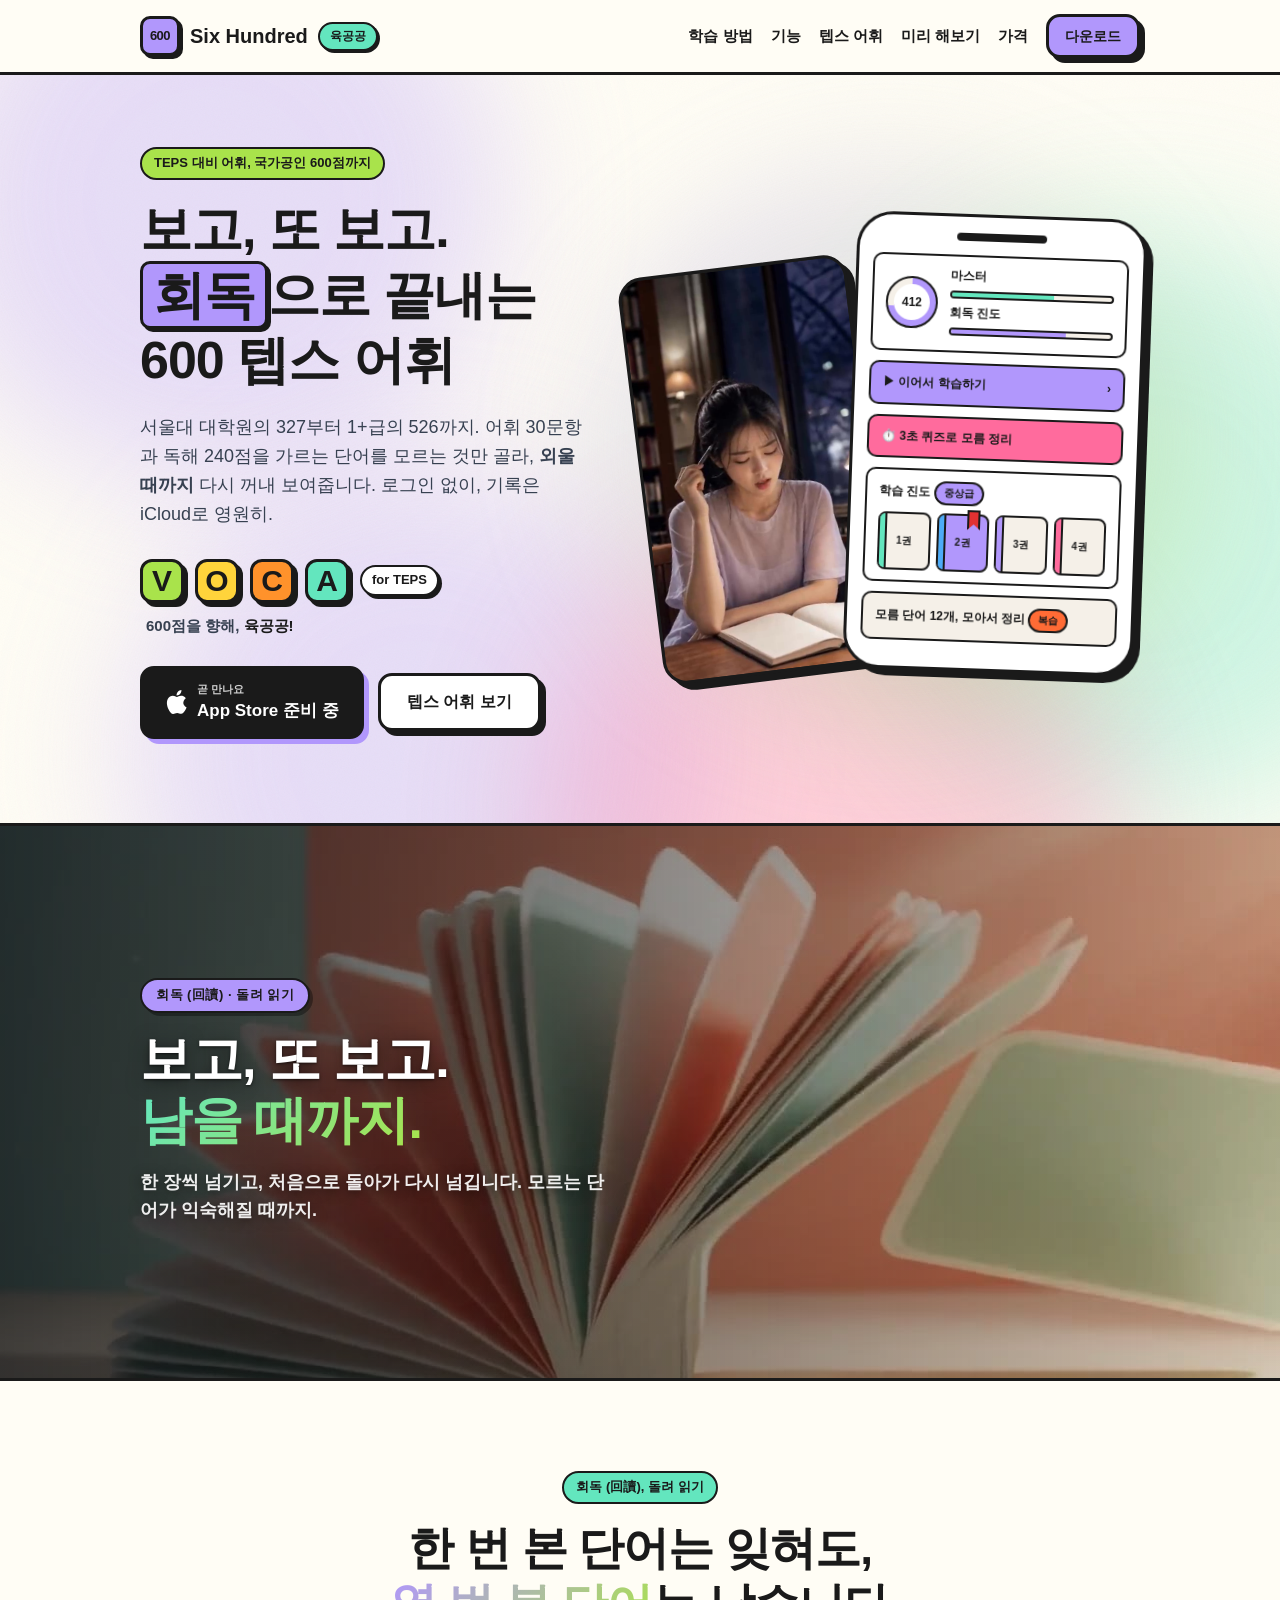
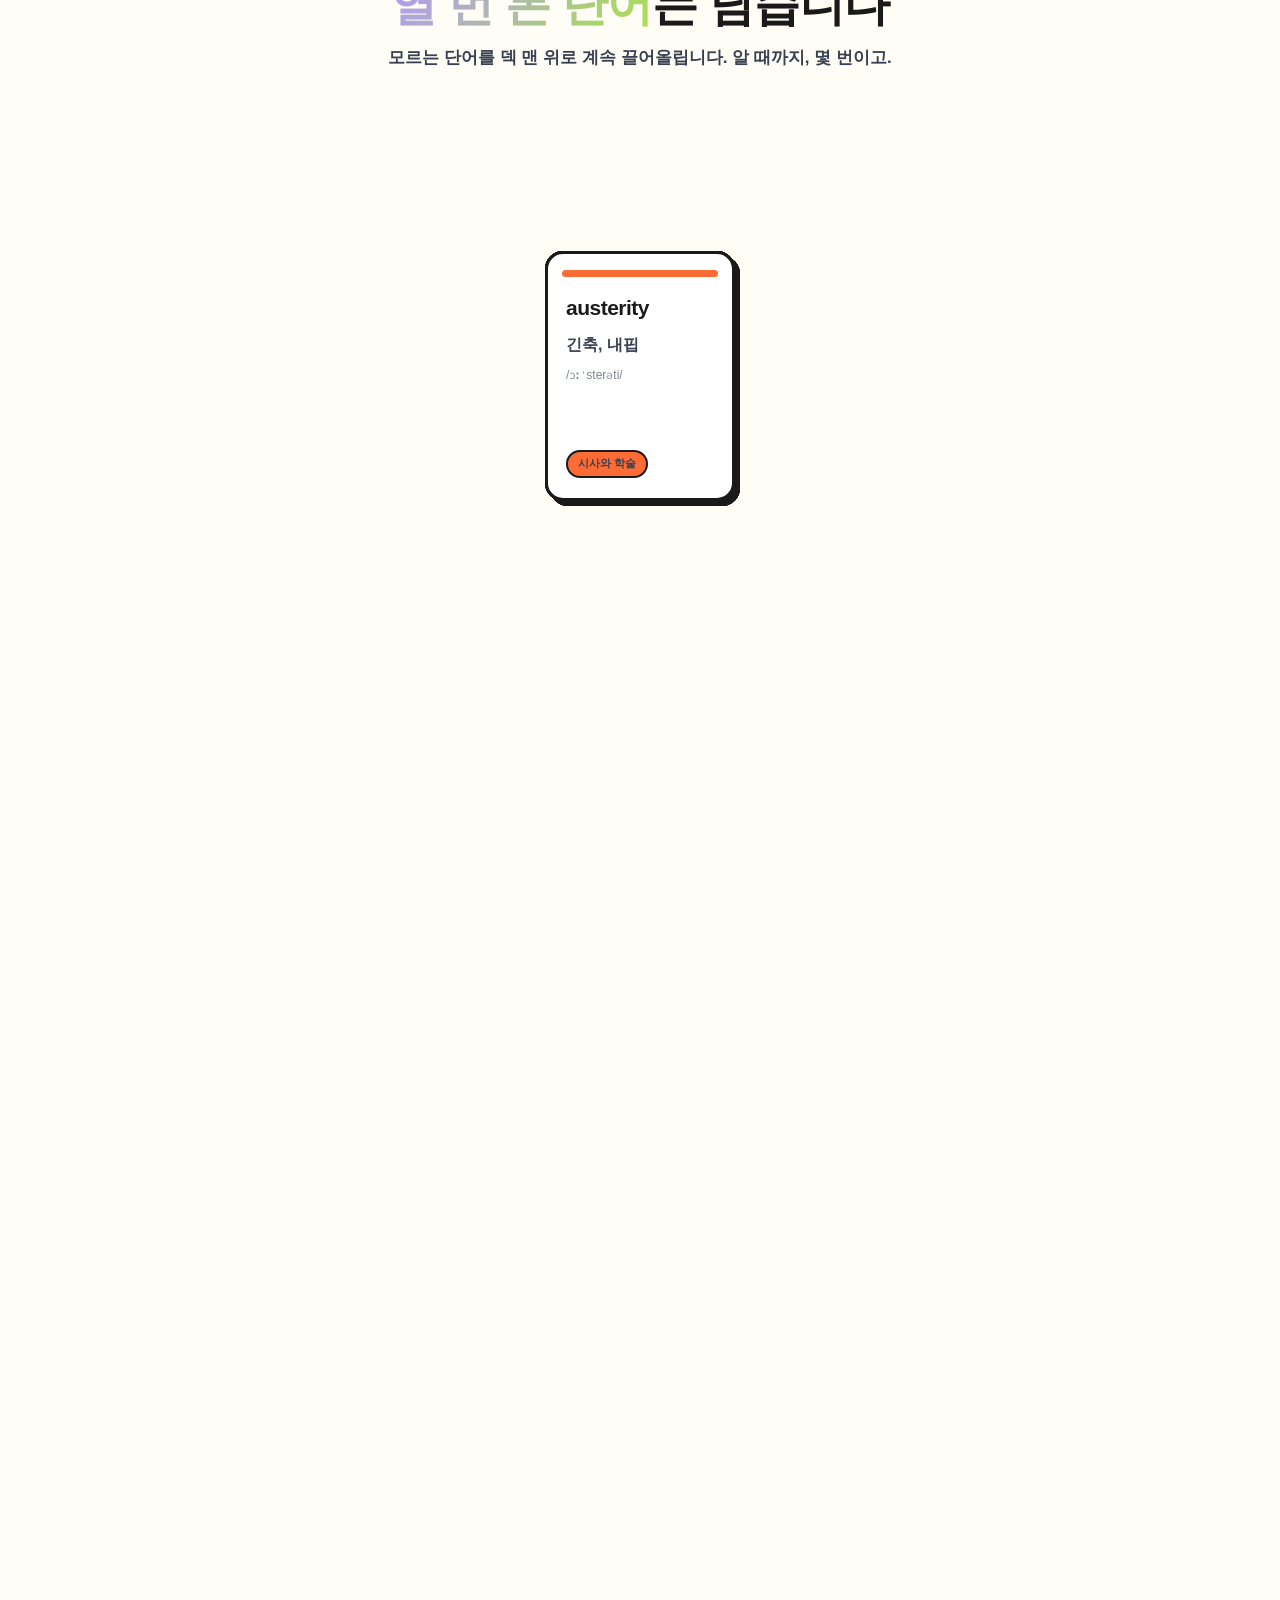
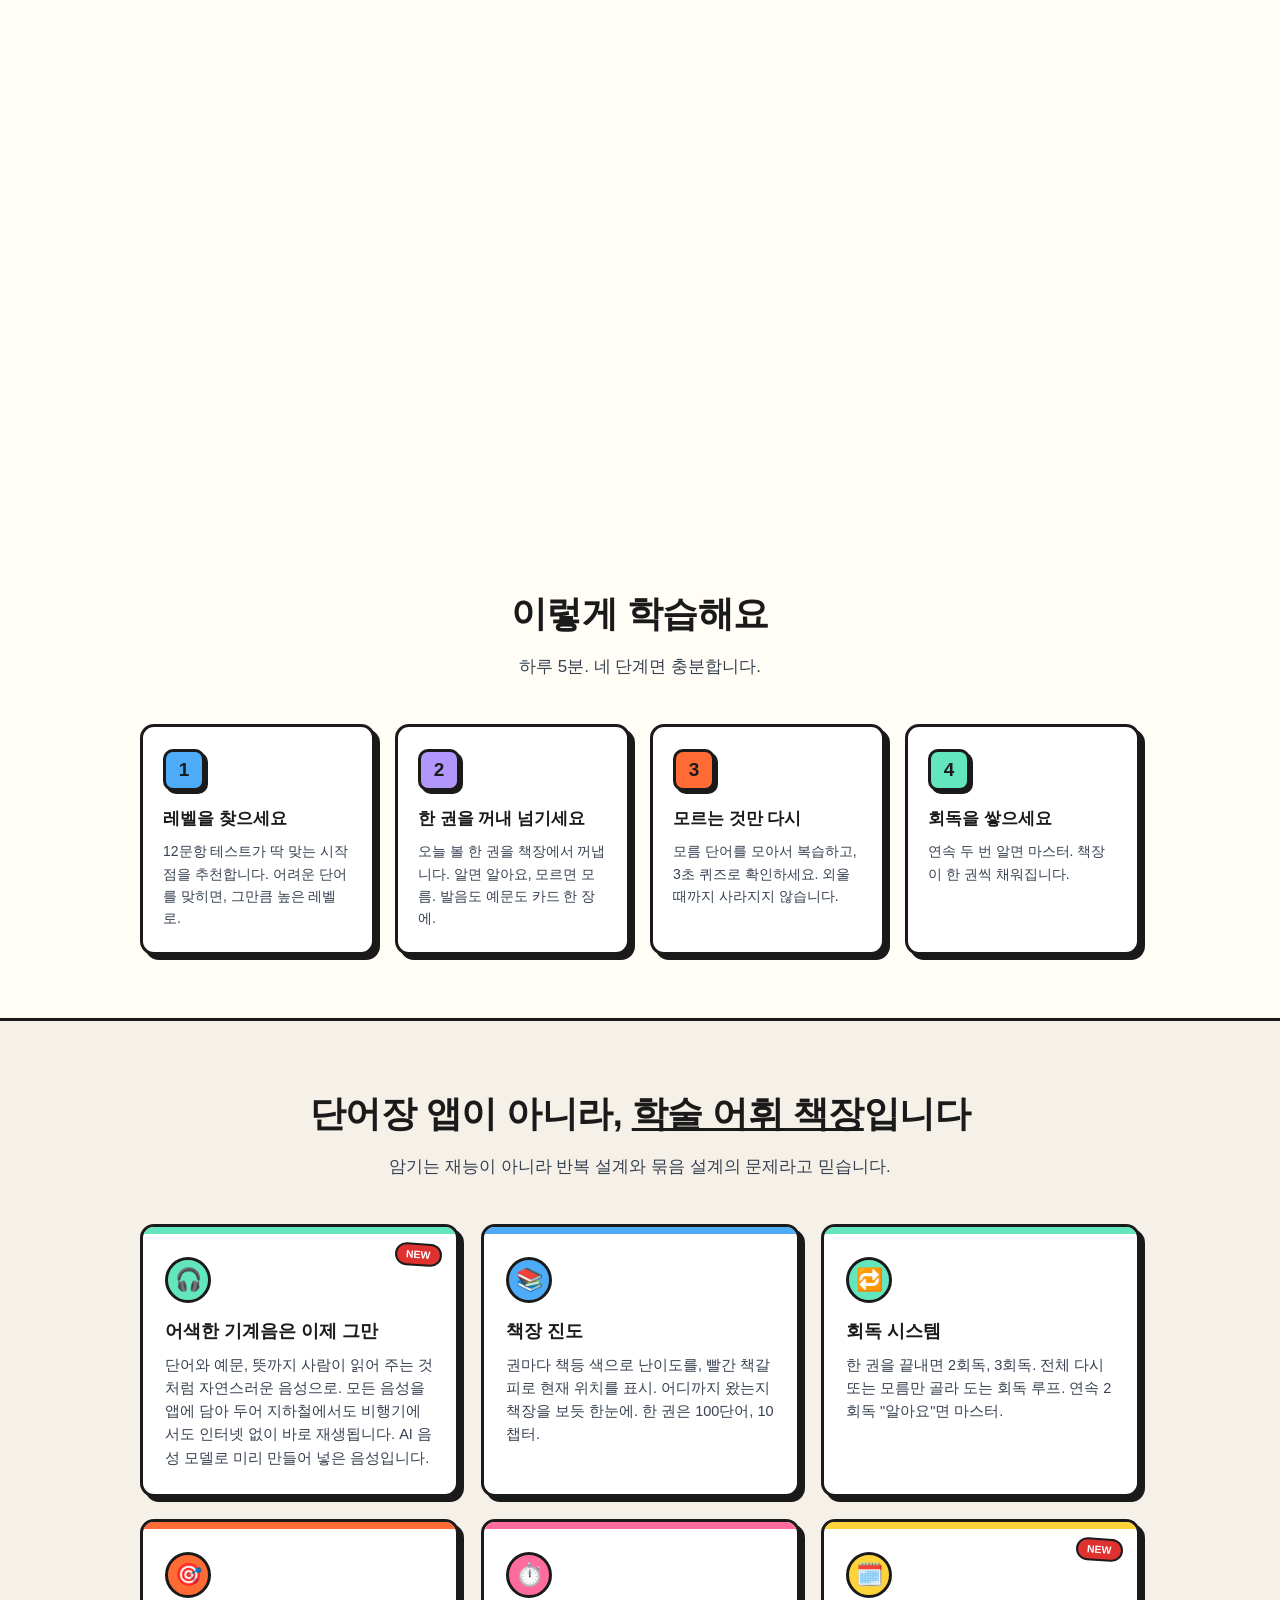
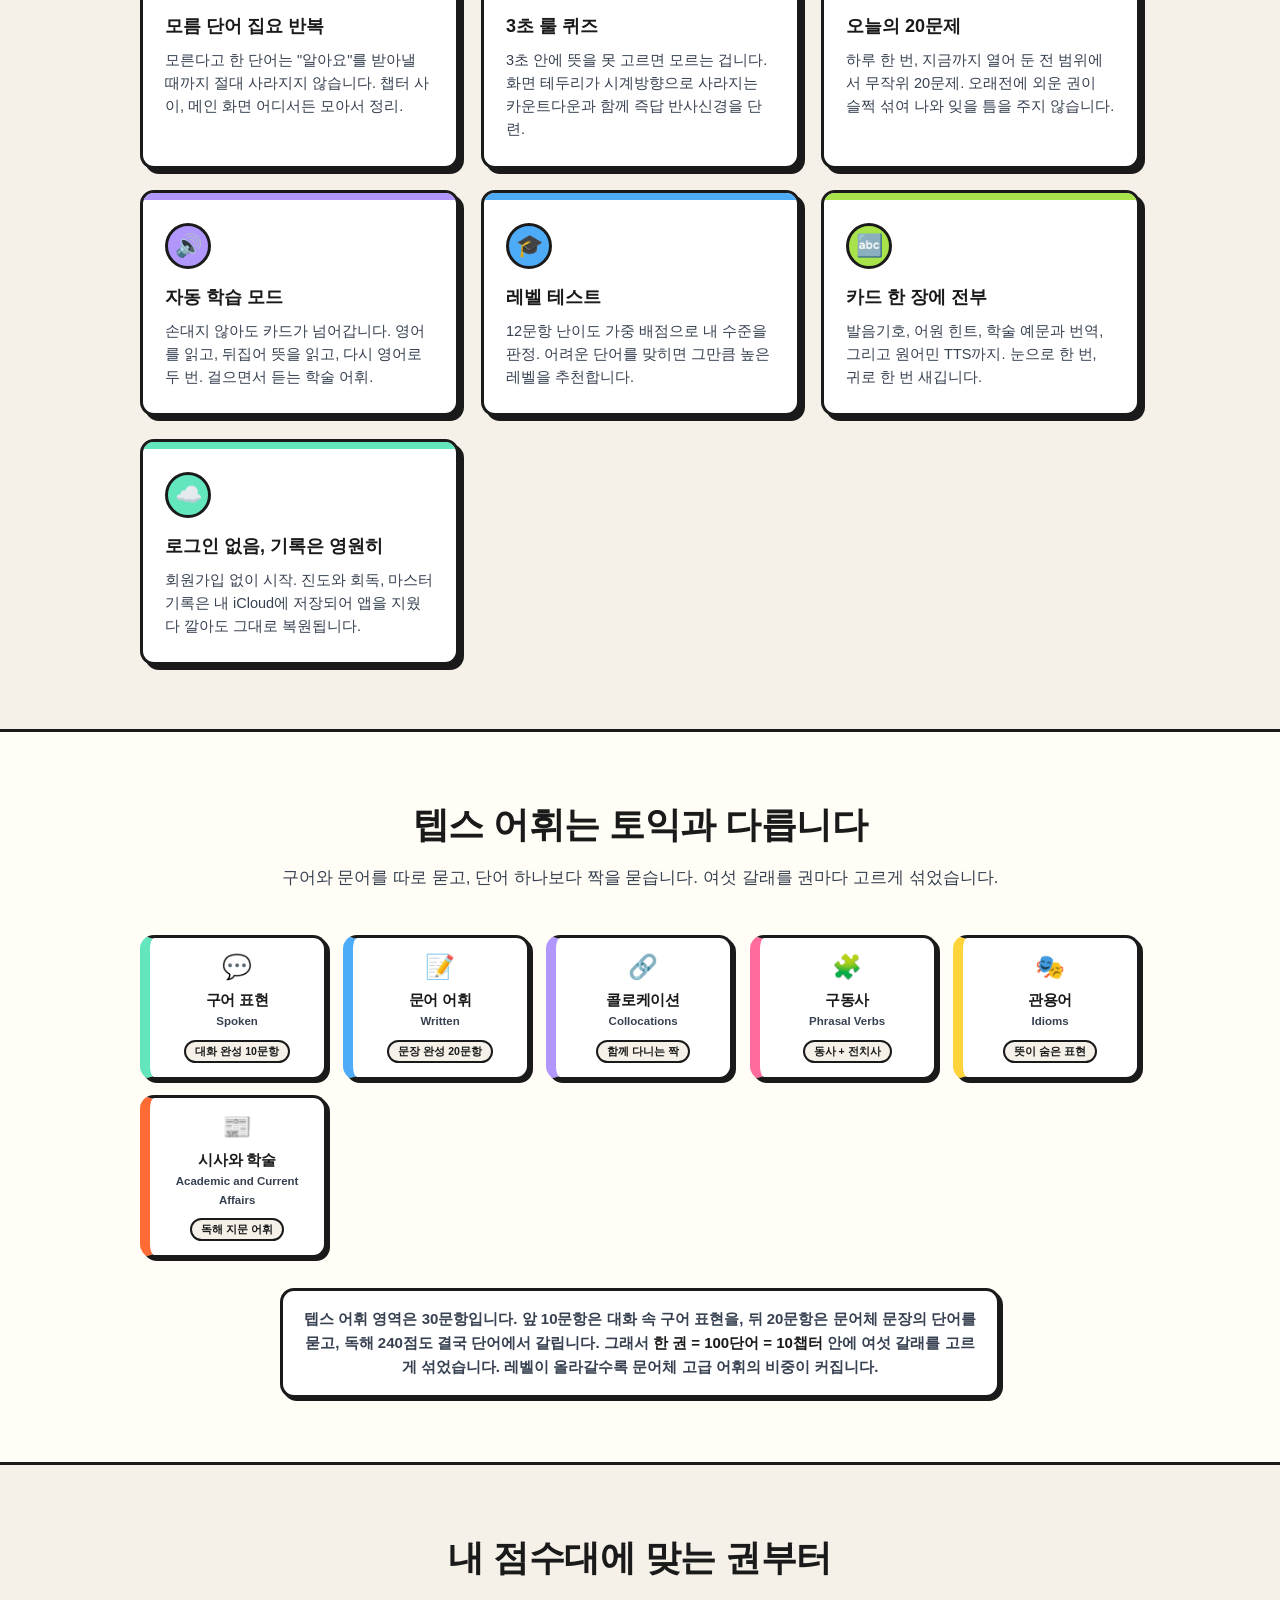
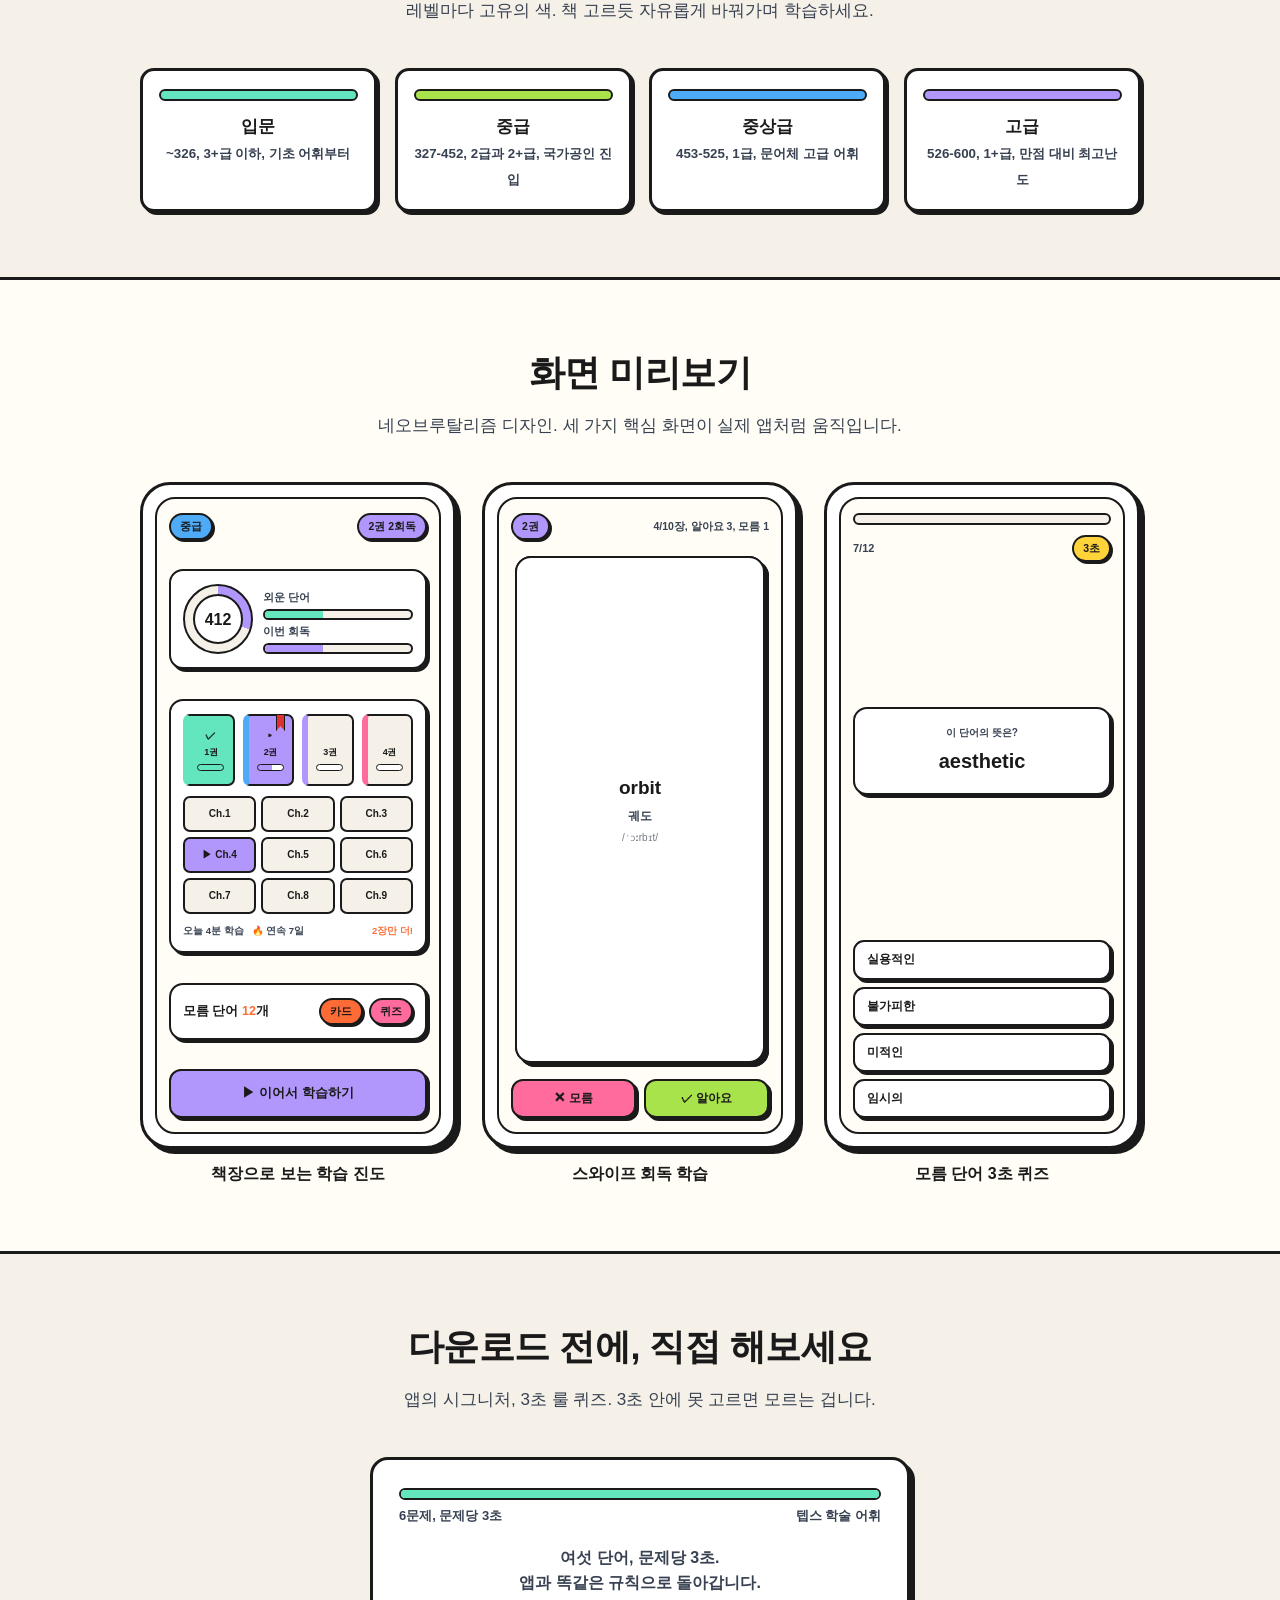
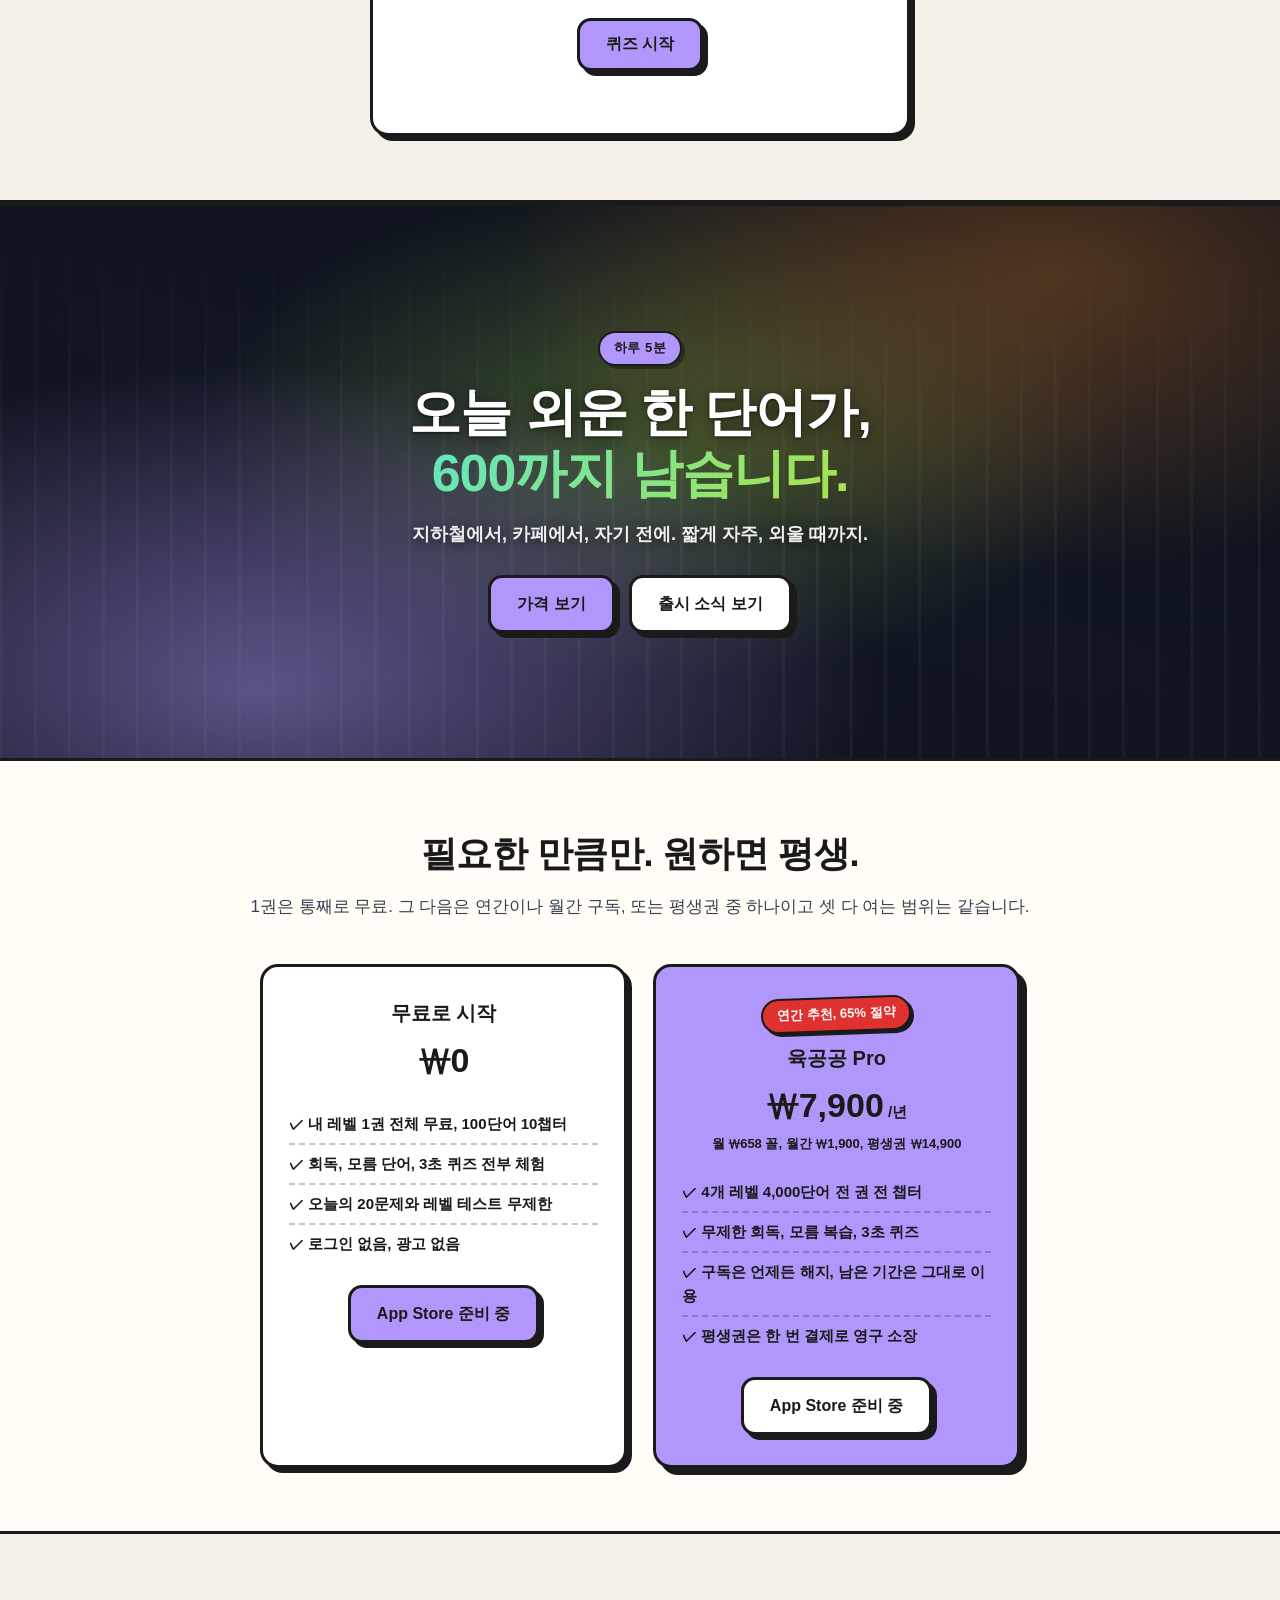
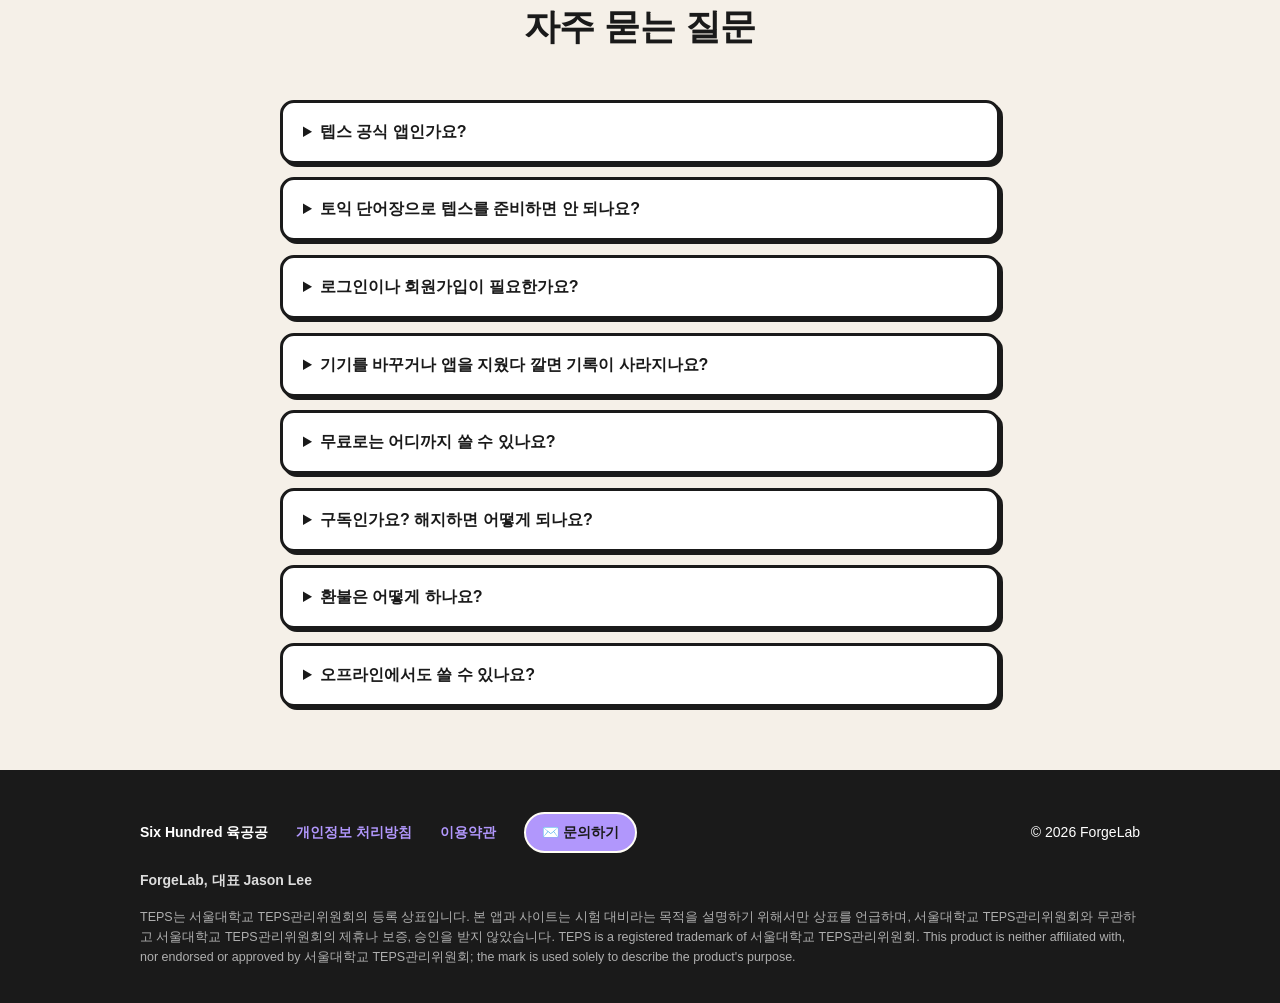
<file: docs/index.html>
<!DOCTYPE html>
<html lang="ko">
<head>
<meta charset="UTF-8" />
<meta name="viewport" content="width=device-width, initial-scale=1.0" />
<title>Six Hundred 육공공, 회독으로 끝내는 600 텝스 어휘</title>
<meta name="description" content="Six Hundred(육공공)은 텝스(TEPS) 시험 대비 어휘 앱입니다. 만점 600, 국가공인 2급의 327부터 1+급의 526까지. 모르는 단어만 외울 때까지 다시 꺼내 보여주는 회독 학습. 로그인 없이, 기록은 iCloud로. 단어와 예문은 앱에 담긴 자연스러운 음성으로 인터넷 없이 들려줍니다." />
<meta property="og:title" content="Six Hundred 육공공, 회독으로 끝내는 600 텝스 어휘" />
<meta property="og:description" content="텝스(TEPS) 시험 대비 어휘 앱. 만점 600, 모르는 단어만 외울 때까지 회독. 로그인 없이, 기록은 iCloud로. 단어와 예문은 앱에 담긴 자연스러운 음성으로 인터넷 없이 들려줍니다." />
<meta property="og:type" content="website" />
<meta property="og:url" content="https://jsonpassion.github.io/T600/" />
<link rel="canonical" href="https://jsonpassion.github.io/T600/" />
<link rel="icon" href="data:image/svg+xml,%3Csvg xmlns='http://www.w3.org/2000/svg' viewBox='0 0 64 64'%3E%3Crect x='4' y='4' width='56' height='56' rx='12' fill='%234DABF7' stroke='%231A1A1A' stroke-width='5'/%3E%3Ctext x='32' y='42' font-family='-apple-system,sans-serif' font-size='24' font-weight='900' text-anchor='middle' fill='%231A1A1A'%3E120%3C/text%3E%3C/svg%3E" />
<link rel="stylesheet" href="styles.css" />
</head>
<body>
<script>document.documentElement.classList.add('js');</script>

<!-- Soft drifting aurora + grain (atmosphere behind everything) -->
<div class="aurora" aria-hidden="true">
  <span class="blob b-blue"></span>
  <span class="blob b-mint"></span>
  <span class="blob b-lav"></span>
  <span class="blob b-pink"></span>
</div>
<div class="grain" aria-hidden="true"></div>

<!-- ======================= NAV ======================= -->
<nav class="nav">
  <div class="nav-inner">
    <a class="logo" href="#">
      <span class="logo-block">600</span> Six Hundred <span class="logo-kr">육공공</span>
    </a>
    <div class="nav-links">
      <a href="#how">학습 방법</a>
      <a href="#features">기능</a>
      <a href="#topics">텝스 어휘</a>
      <a href="#demo">미리 해보기</a>
      <a href="#pricing">가격</a>
      <a class="nb-btn nav-cta" href="#download">다운로드</a>
    </div>
  </div>
</nav>

<!-- ======================= HERO ======================= -->
<header class="hero wrap" id="download">
  <div data-reveal="up">
    <span class="nb-tag" style="background: var(--lime); margin-bottom: 18px;">TEPS 대비 어휘, 국가공인 600점까지</span>
    <h1>보고, 또 보고.<br /><span class="hl">회독</span>으로 끝내는<br />600 텝스 어휘</h1>
    <p class="sub">
      서울대 대학원의 327부터 1+급의 526까지. 어휘 30문항과 독해 240점을 가르는 단어를
      모르는 것만 골라, <strong>외울 때까지</strong> 다시 꺼내 보여줍니다.
      로그인 없이, 기록은 iCloud로 영원히.
    </p>
    <div class="kr-brand" aria-label="VOCA for TEPS, 600점을 향해 육공공">
      <span class="kk" style="background: var(--lime);">V</span>
      <span class="kk" style="background: var(--yellow);">O</span>
      <span class="kk" style="background: var(--orange);">C</span>
      <span class="kk" style="background: var(--mint);">A</span>
      <span class="kk-for">for TEPS</span>
      <span class="kr-brand-label">600점을 향해, <strong>육공공!</strong></span>
    </div>
    <div class="hero-ctas">
      <span class="store-badge soon" aria-label="App Store 출시 준비 중">
        <svg width="22" height="26" viewBox="0 0 22 26" fill="currentColor" aria-hidden="true"><path d="M18.3 13.8c0-3 2.5-4.5 2.6-4.6-1.4-2.1-3.6-2.4-4.4-2.4-1.9-.2-3.7 1.1-4.6 1.1-1 0-2.4-1.1-4-1.1-2 0-3.9 1.2-5 3-2.1 3.7-.5 9.1 1.5 12.1 1 1.5 2.2 3.1 3.8 3 1.5-.1 2.1-1 4-1s2.4 1 4 .9c1.7 0 2.7-1.5 3.7-3 1.2-1.7 1.6-3.4 1.7-3.5-.1 0-3.2-1.2-3.3-4.5zM15.2 4.8c.8-1 1.4-2.4 1.2-3.8-1.2.1-2.7.8-3.5 1.8-.8.9-1.5 2.3-1.3 3.7 1.4.1 2.8-.7 3.6-1.7z"/></svg>
        <span><small>곧 만나요</small><span class="big">App Store 준비 중</span></span>
      </span>
      <a class="nb-btn secondary" href="#topics">텝스 어휘 보기</a>
    </div>
  </div>

  <!-- CSS-drawn app preview (출시 스크린샷 교체 전 임시 목업) -->
  <div class="hero-visual" data-reveal="zoom">
  <div class="glow" aria-hidden="true"></div>
  <div class="reel" aria-hidden="false">
    <video autoplay muted loop playsinline preload="metadata" poster="assets/video/onboarding-loop.jpg"
           aria-label="어제 외운 단어가 떠오르지 않아 막막한 순간, 카드로 회독하는 모습, 다시 기억해 내고 미소 짓는 순간을 이어 붙인 영상">
      <source src="assets/video/onboarding-loop.mp4" type="video/mp4" />
    </video>
  </div>
  <div class="phone" aria-hidden="true">
    <div class="notch"></div>
    <div class="mock-row score">
      <div class="mock-ring"><span>412</span></div>
      <div class="mock-bars">
        마스터 <div class="mock-bar"><i style="width:64%; background: var(--mint);"></i></div>
        회독 진도 <div class="mock-bar"><i style="width:72%; background: var(--lavender);"></i></div>
      </div>
    </div>
    <div class="mock-row mock-cta">▶ 이어서 학습하기 <span>›</span></div>
    <div class="mock-row" style="background: var(--pink);">⏱️ 3초 퀴즈로 모름 정리</div>
    <div class="mock-row">
      학습 진도 <span class="mock-chip" style="background: var(--lavender);">중상급</span>
      <div class="mock-books" style="margin-top:8px;">
        <div class="mock-book">1권</div>
        <div class="mock-book reading b2">2권</div>
        <div class="mock-book b3">3권</div>
        <div class="mock-book b4">4권</div>
      </div>
    </div>
    <div class="mock-row" style="background: var(--surface);">모름 단어 12개, 모아서 정리 <span class="mock-chip" style="background: var(--coral);">복습</span></div>
  </div>
  </div>
</header>

<!-- ======================= STATEMENT BAND 1 ======================= -->
<section class="cinema" id="film" aria-label="회독 브랜드 필름">
  <video autoplay muted loop playsinline preload="metadata" poster="assets/video/hero-fan.jpg">
    <source src="assets/video/hero-fan.mp4" type="video/mp4" />
  </video>
  <div class="scrim"></div>
  <div class="cinema-inner">
    <div class="cinema-copy">
      <span class="kicker">회독 (回讀) · 돌려 읽기</span>
      <h2>보고, 또 보고.<br /><span class="film-hl">남을 때까지.</span></h2>
      <p>한 장씩 넘기고, 처음으로 돌아가 다시 넘깁니다. 모르는 단어가 익숙해질 때까지.</p>
    </div>
  </div>
</section>

<!-- ======================= STORY: scroll-linked card fan ======================= -->
<section class="fan" id="story">
  <div class="fan-inner">
    <div class="fan-copy">
      <span class="nb-tag" style="background: var(--mint);">회독 (回讀), 돌려 읽기</span>
      <h2>한 번 본 단어는 잊혀도,<br /><em>열 번 본 단어</em>는 남습니다</h2>
      <p>모르는 단어를 덱 맨 위로 계속 끌어올립니다. 알 때까지, 몇 번이고.</p>
    </div>
    <div class="fan-stage">
      <div class="fan-deck" id="fanDeck">
        <article class="fan-card" style="--a:-26deg; --x:-340px; --y:34px;">
          <div class="fc-strip" style="background: var(--mint);"></div>
          <b>take issue with</b><span>~에 이의를 제기하다</span><i>/teɪk ˈɪʃuː wɪð/</i>
          <span class="fc-badge" style="background: var(--mint);">콜로케이션</span>
        </article>
        <article class="fan-card" style="--a:-15deg; --x:-196px; --y:8px;">
          <div class="fc-strip" style="background: var(--blue);"></div>
          <b>come down with</b><span>(병에) 걸리다</span><i>/kʌm daʊn wɪð/</i>
          <span class="fc-badge" style="background: var(--blue);">구동사</span>
        </article>
        <article class="fan-card" style="--a:-5deg; --x:-66px; --y:-6px;">
          <div class="fc-strip" style="background: var(--lavender);"></div>
          <b>exorbitant</b><span>(가격이) 터무니없는</span><i>/ɪɡˈzɔːrbɪtənt/</i>
          <span class="fc-badge" style="background: var(--lavender);">문어 어휘</span>
        </article>
        <article class="fan-card" style="--a:5deg; --x:66px; --y:-6px;">
          <div class="fc-strip" style="background: var(--pink);"></div>
          <b>on the fence</b><span>결정을 못 내린</span><i>/ɒn ðə fens/</i>
          <span class="fc-badge" style="background: var(--pink);">관용어</span>
        </article>
        <article class="fan-card" style="--a:15deg; --x:196px; --y:8px;">
          <div class="fc-strip" style="background: var(--yellow);"></div>
          <b>hang in there</b><span>버텨, 힘내</span><i>/hæŋ ɪn ðer/</i>
          <span class="fc-badge" style="background: var(--yellow);">구어 표현</span>
        </article>
        <article class="fan-card" style="--a:26deg; --x:340px; --y:34px;">
          <div class="fc-strip" style="background: var(--coral);"></div>
          <b>austerity</b><span>긴축, 내핍</span><i>/ɔːˈsterəti/</i>
          <span class="fc-badge" style="background: var(--coral);">시사와 학술</span>
        </article>
      </div>
    </div>
  </div>
</section>

<!-- ======================= HOW IT WORKS ======================= -->
<section id="how">
  <div class="wrap">
    <div class="sec-head">
      <h2>이렇게 학습해요</h2>
      <p>하루 5분. 네 단계면 충분합니다.</p>
    </div>
    <div class="steps">
      <div class="step">
        <div class="step-num" style="background: var(--blue);">1</div>
        <h3>레벨을 찾으세요</h3>
        <p>12문항 테스트가 딱 맞는 시작점을 추천합니다. 어려운 단어를 맞히면, 그만큼 높은 레벨로.</p>
      </div>
      <div class="step">
        <div class="step-num" style="background: var(--lavender);">2</div>
        <h3>한 권을 꺼내 넘기세요</h3>
        <p>오늘 볼 한 권을 책장에서 꺼냅니다. 알면 알아요, 모르면 모름. 발음도 예문도 카드 한 장에.</p>
      </div>
      <div class="step">
        <div class="step-num" style="background: var(--coral);">3</div>
        <h3>모르는 것만 다시</h3>
        <p>모름 단어를 모아서 복습하고, 3초 퀴즈로 확인하세요. 외울 때까지 사라지지 않습니다.</p>
      </div>
      <div class="step">
        <div class="step-num" style="background: var(--mint);">4</div>
        <h3>회독을 쌓으세요</h3>
        <p>연속 두 번 알면 마스터. 책장이 한 권씩 채워집니다.</p>
      </div>
    </div>
  </div>
</section>

<!-- ======================= FEATURES ======================= -->
<section id="features" class="alt">
  <div class="wrap">
    <div class="sec-head">
      <h2>단어장 앱이 아니라, <u>학술 어휘 책장</u>입니다</h2>
      <p>암기는 재능이 아니라 반복 설계와 묶음 설계의 문제라고 믿습니다.</p>
    </div>
    <div class="grid">
      <div class="feature"><span class="new-flag">NEW</span>
        <div class="strip" style="background: var(--mint);"></div>
        <div class="icon" style="background: var(--mint);">🎧</div>
        <h3>어색한 기계음은 이제 그만</h3>
        <p>단어와 예문, 뜻까지 사람이 읽어 주는 것처럼 자연스러운 음성으로. 모든 음성을 앱에 담아 두어 지하철에서도 비행기에서도 인터넷 없이 바로 재생됩니다. AI 음성 모델로 미리 만들어 넣은 음성입니다.</p>
      </div>
      <div class="feature">
        <div class="strip" style="background: var(--blue);"></div>
        <div class="icon" style="background: var(--blue);">📚</div>
        <h3>책장 진도</h3>
        <p>권마다 책등 색으로 난이도를, 빨간 책갈피로 현재 위치를 표시. 어디까지 왔는지 책장을 보듯 한눈에. 한 권은 100단어, 10챕터.</p>
      </div>
      <div class="feature">
        <div class="strip" style="background: var(--mint);"></div>
        <div class="icon" style="background: var(--mint);">🔁</div>
        <h3>회독 시스템</h3>
        <p>한 권을 끝내면 2회독, 3회독. 전체 다시 또는 모름만 골라 도는 회독 루프. 연속 2회독 "알아요"면 마스터.</p>
      </div>
      <div class="feature">
        <div class="strip" style="background: var(--coral);"></div>
        <div class="icon" style="background: var(--coral);">🎯</div>
        <h3>모름 단어 집요 반복</h3>
        <p>모른다고 한 단어는 "알아요"를 받아낼 때까지 절대 사라지지 않습니다. 챕터 사이, 메인 화면 어디서든 모아서 정리.</p>
      </div>
      <div class="feature">
        <div class="strip" style="background: var(--pink);"></div>
        <div class="icon" style="background: var(--pink);">⏱️</div>
        <h3>3초 룰 퀴즈</h3>
        <p>3초 안에 뜻을 못 고르면 모르는 겁니다. 화면 테두리가 시계방향으로 사라지는 카운트다운과 함께 즉답 반사신경을 단련.</p>
      </div>
      <div class="feature">
        <span class="new-flag">NEW</span>
        <div class="strip" style="background: var(--yellow);"></div>
        <div class="icon" style="background: var(--yellow);">🗓️</div>
        <h3>오늘의 20문제</h3>
        <p>하루 한 번, 지금까지 열어 둔 전 범위에서 무작위 20문제. 오래전에 외운 권이 슬쩍 섞여 나와 잊을 틈을 주지 않습니다.</p>
      </div>
      <div class="feature">
        <div class="strip" style="background: var(--lavender);"></div>
        <div class="icon" style="background: var(--lavender);">🔊</div>
        <h3>자동 학습 모드</h3>
        <p>손대지 않아도 카드가 넘어갑니다. 영어를 읽고, 뒤집어 뜻을 읽고, 다시 영어로 두 번. 걸으면서 듣는 학술 어휘.</p>
      </div>
      <div class="feature">
        <div class="strip" style="background: var(--blue);"></div>
        <div class="icon" style="background: var(--blue);">🎓</div>
        <h3>레벨 테스트</h3>
        <p>12문항 난이도 가중 배점으로 내 수준을 판정. 어려운 단어를 맞히면 그만큼 높은 레벨을 추천합니다.</p>
      </div>
      <div class="feature">
        <div class="strip" style="background: var(--lime);"></div>
        <div class="icon" style="background: var(--lime);">🔤</div>
        <h3>카드 한 장에 전부</h3>
        <p>발음기호, 어원 힌트, 학술 예문과 번역, 그리고 원어민 TTS까지. 눈으로 한 번, 귀로 한 번 새깁니다.</p>
      </div>
      <div class="feature">
        <div class="strip" style="background: var(--mint);"></div>
        <div class="icon" style="background: var(--mint);">☁️</div>
        <h3>로그인 없음, 기록은 영원히</h3>
        <p>회원가입 없이 시작. 진도와 회독, 마스터 기록은 내 iCloud에 저장되어 앱을 지웠다 깔아도 그대로 복원됩니다.</p>
      </div>
    </div>
  </div>
</section>

<!-- ======================= TOPIC SHELF ======================= -->
<section id="topics">
  <div class="wrap">
    <div class="sec-head">
      <h2>텝스 어휘는 토익과 다릅니다</h2>
      <p>구어와 문어를 따로 묻고, 단어 하나보다 짝을 묻습니다. 여섯 갈래를 권마다 고르게 섞었습니다.</p>
    </div>
    <div class="topics">
      <div class="topic" style="border-left-color: var(--mint);">
        <div class="t-icon" aria-hidden="true">💬</div>
        <h4>구어 표현</h4><small>Spoken</small>
        <span class="t-count">대화 완성 10문항</span>
      </div>
      <div class="topic" style="border-left-color: var(--blue);">
        <div class="t-icon" aria-hidden="true">📝</div>
        <h4>문어 어휘</h4><small>Written</small>
        <span class="t-count">문장 완성 20문항</span>
      </div>
      <div class="topic" style="border-left-color: var(--lavender);">
        <div class="t-icon" aria-hidden="true">🔗</div>
        <h4>콜로케이션</h4><small>Collocations</small>
        <span class="t-count">함께 다니는 짝</span>
      </div>
      <div class="topic" style="border-left-color: var(--pink);">
        <div class="t-icon" aria-hidden="true">🧩</div>
        <h4>구동사</h4><small>Phrasal Verbs</small>
        <span class="t-count">동사 + 전치사</span>
      </div>
      <div class="topic" style="border-left-color: var(--yellow);">
        <div class="t-icon" aria-hidden="true">🎭</div>
        <h4>관용어</h4><small>Idioms</small>
        <span class="t-count">뜻이 숨은 표현</span>
      </div>
      <div class="topic" style="border-left-color: var(--coral);">
        <div class="t-icon" aria-hidden="true">📰</div>
        <h4>시사와 학술</h4><small>Academic and Current Affairs</small>
        <span class="t-count">독해 지문 어휘</span>
      </div>
    </div>
    <p class="topics-note">
      텝스 어휘 영역은 30문항입니다. 앞 10문항은 대화 속 구어 표현을, 뒤 20문항은 문어체 문장의 단어를 묻고,
      독해 240점도 결국 단어에서 갈립니다. 그래서 <strong>한 권 = 100단어 = 10챕터</strong> 안에 여섯 갈래를 고르게 섞었습니다.
      레벨이 올라갈수록 문어체 고급 어휘의 비중이 커집니다.
    </p>
  </div>
</section>

<!-- ======================= LEVELS ======================= -->
<section id="levels" class="alt">
  <div class="wrap">
    <div class="sec-head">
      <h2>내 점수대에 맞는 권부터</h2>
      <p>레벨마다 고유의 색. 책 고르듯 자유롭게 바꿔가며 학습하세요.</p>
    </div>
    <div class="levels">
      <div class="level">
        <div class="chip" style="background: var(--mint);"></div>
        <h4>입문</h4><small>~326, 3+급 이하, 기초 어휘부터</small>
      </div>
      <div class="level">
        <div class="chip" style="background: var(--lime);"></div>
        <h4>중급</h4><small>327-452, 2급과 2+급, 국가공인 진입</small>
      </div>
      <div class="level">
        <div class="chip" style="background: var(--blue);"></div>
        <h4>중상급</h4><small>453-525, 1급, 문어체 고급 어휘</small>
      </div>
      <div class="level">
        <div class="chip" style="background: var(--lavender);"></div>
        <h4>고급</h4><small>526-600, 1+급, 만점 대비 최고난도</small>
      </div>
    </div>
  </div>
</section>

<!-- ======================= SCREENSHOTS ======================= -->
<section id="screens">
  <div class="wrap">
    <div class="sec-head">
      <h2>화면 미리보기</h2>
      <p>네오브루탈리즘 디자인. 세 가지 핵심 화면이 실제 앱처럼 움직입니다.</p>
    </div>
    <div class="shots">
      <div>
        <div class="shot-frame">
          <div class="shot-anim sa-dash" aria-label="대시보드 애니메이션 미리보기">
            <div class="sa-top">
              <span class="sa-pill" style="background: var(--blue);">중급</span>
              <span class="sa-pill" style="background: var(--lavender);">2권 2회독</span>
            </div>
            <div class="sa-card">
              <div class="sa-ring"><i></i><span>412</span></div>
              <div class="sa-bars">
                <small>외운 단어</small>
                <div class="sa-bar"><i class="sa-fill-mint"></i></div>
                <small>이번 회독</small>
                <div class="sa-bar"><i class="sa-fill-blue"></i></div>
              </div>
            </div>
            <div class="sa-card">
              <div class="sa-shelf">
                <div class="sa-book sa-done" style="border-left-color: var(--mint);"><i>✓</i><span>1권</span></div>
                <div class="sa-book sa-reading" style="border-left-color: var(--blue);"><b></b><i>▸</i><span>2권</span></div>
                <div class="sa-book" style="border-left-color: var(--lavender);"><i></i><span>3권</span></div>
                <div class="sa-book" style="border-left-color: var(--pink);"><i></i><span>4권</span></div>
              </div>
              <div class="sa-grid">
                <span class="sa-cell sa-c1">Ch.1</span>
                <span class="sa-cell sa-c2">Ch.2</span>
                <span class="sa-cell sa-c3">Ch.3</span>
                <span class="sa-cell sa-cur">▶ Ch.4</span>
                <span class="sa-cell">Ch.5</span>
                <span class="sa-cell">Ch.6</span>
                <span class="sa-cell">Ch.7</span>
                <span class="sa-cell">Ch.8</span>
                <span class="sa-cell">Ch.9</span>
              </div>
              <div class="sa-stats">오늘 4분 학습<b>🔥 연속 7일</b><em>2장만 더!</em></div>
            </div>
            <div class="sa-card sa-weak">
              <span>모름 단어 <b>12</b>개</span>
              <span class="sa-pill" style="background: var(--coral);">카드</span>
              <span class="sa-pill" style="background: var(--pink);">퀴즈</span>
            </div>
            <div class="sa-cta">▶ 이어서 학습하기</div>
          </div>
        </div>
        <p class="shot-cap">책장으로 보는 학습 진도</p>
      </div>
      <div>
        <div class="shot-frame">
          <div class="shot-anim" aria-label="단어 카드 스와이프 애니메이션 미리보기">
            <div class="sa-top">
              <span class="sa-pill" style="background: var(--lavender);">2권</span>
              <span class="sa-count">4/10장, 알아요 3, 모름 1</span>
            </div>
            <div class="sa-stage">
              <div class="sa-word sa-back"></div>
              <div class="sa-word sa-cardB"><h4>eclipse</h4><p>일식, 월식</p><em>/ɪˈklɪps/</em><div class="sa-tint sa-tint-coral">✕ 모름</div></div>
              <div class="sa-word sa-cardA"><h4>orbit</h4><p>궤도</p><em>/ˈɔːrbɪt/</em><div class="sa-tint sa-tint-mint">✓ 알아요</div></div>
            </div>
            <div class="sa-btns">
              <span class="sa-btn sa-no">✕ 모름</span>
              <span class="sa-btn sa-ok">✓ 알아요</span>
            </div>
          </div>
        </div>
        <p class="shot-cap">스와이프 회독 학습</p>
      </div>
      <div>
        <div class="shot-frame">
          <div class="shot-anim" aria-label="3초 퀴즈 애니메이션 미리보기">
            <div class="sa-qbar"><i></i></div>
            <div class="sa-qmeta"><span>7/12</span><span class="sa-pill" style="background: var(--yellow);">3초</span></div>
            <div class="sa-qword"><small>이 단어의 뜻은?</small><h4>aesthetic</h4></div>
            <div class="sa-opts">
              <span class="sa-opt">실용적인</span>
              <span class="sa-opt">불가피한</span>
              <span class="sa-opt sa-correct">미적인<b>✓</b></span>
              <span class="sa-opt">임시의</span>
            </div>
          </div>
        </div>
        <p class="shot-cap">모름 단어 3초 퀴즈</p>
      </div>
    </div>
  </div>
</section>

<!-- ======================= LIVE DEMO (3초 퀴즈 맛보기) ======================= -->
<section id="demo" class="alt">
  <div class="wrap">
    <div class="sec-head">
      <h2>다운로드 전에, 직접 해보세요</h2>
      <p>앱의 시그니처, 3초 룰 퀴즈. 3초 안에 못 고르면 모르는 겁니다.</p>
    </div>
    <div class="demo-card">
      <div class="demo-timer" id="demoTimer"><i id="demoTimerFill"></i></div>
      <div class="demo-meta"><span id="demoCount">6문제, 문제당 3초</span><span id="demoTag">텝스 학술 어휘</span></div>
      <div id="demoStage" class="demo-center">
        <p style="color: var(--body); font-weight: 700; margin: 18px 0 22px;">여섯 단어, 문제당 3초.<br />앱과 똑같은 규칙으로 돌아갑니다.</p>
        <button class="nb-btn" id="demoStart">퀴즈 시작</button>
      </div>
      <p class="demo-note" id="demoNote"></p>
    </div>
  </div>
</section>

<!-- ======================= STATEMENT BAND 2 ======================= -->
<section class="cinema center" id="closing" aria-label="지금 시작">
  <div class="cinema-art art-b" aria-hidden="true"></div>
  <div class="scrim"></div>
  <div class="cinema-inner">
    <div class="cinema-copy">
      <span class="kicker">하루 5분</span>
      <h2>오늘 외운 한 단어가,<br /><span class="film-hl">600까지 남습니다.</span></h2>
      <p>지하철에서, 카페에서, 자기 전에. 짧게 자주, 외울 때까지.</p>
      <div class="cinema-ctas">
        <a class="nb-btn" href="#pricing">가격 보기</a>
        <a class="nb-btn secondary" href="#download">출시 소식 보기</a>
      </div>
    </div>
  </div>
</section>

<!-- ======================= PRICING ======================= -->
<section id="pricing">
  <div class="wrap">
    <div class="sec-head">
      <h2>필요한 만큼만. 원하면 평생.</h2>
      <p>1권은 통째로 무료. 그 다음은 연간이나 월간 구독, 또는 평생권 중 하나이고 셋 다 여는 범위는 같습니다.</p>
    </div>
    <div class="pricing">
      <div class="price-card">
        <h3>무료로 시작</h3>
        <div class="price">₩0</div>
        <ul>
          <li>내 레벨 1권 전체 무료, 100단어 10챕터</li>
          <li>회독, 모름 단어, 3초 퀴즈 전부 체험</li>
          <li>오늘의 20문제와 레벨 테스트 무제한</li>
          <li>로그인 없음, 광고 없음</li>
        </ul>
        <a class="nb-btn" href="#download" style="margin-top: 22px;">App Store 준비 중</a>
      </div>
      <div class="price-card hot">
        <span class="sale-badge">연간 추천, 65% 절약</span>
        <h3>육공공 Pro</h3>
        <div class="price">₩7,900<span style="font-size:0.45em; font-weight:800;"> /년</span></div>
        <div class="price-note">월 ₩658 꼴, 월간 ₩1,900, 평생권 ₩14,900</div>
        <ul>
          <li>4개 레벨 4,000단어 전 권 전 챕터</li>
          <li>무제한 회독, 모름 복습, 3초 퀴즈</li>
          <li>구독은 언제든 해지, 남은 기간은 그대로 이용</li>
          <li>평생권은 한 번 결제로 영구 소장</li>
        </ul>
        <a class="nb-btn secondary" href="#download" style="margin-top: 22px;">App Store 준비 중</a>
      </div>
    </div>
  </div>
</section>

<!-- ======================= FAQ ======================= -->
<section class="alt">
  <div class="wrap">
    <div class="sec-head"><h2>자주 묻는 질문</h2></div>
    <div class="faq">
      <details>
        <summary>텝스 공식 앱인가요?</summary>
        <p>아니요. 육공공(Six Hundred)은 ForgeLab이 독립적으로 개발한 학습 도구로, 서울대학교 TEPS관리위원회와 아무런 제휴나 보증 관계가 없습니다. TEPS는 서울대학교 TEPS관리위원회의 등록 상표이며, 본 앱은 "시험 대비"라는 목적을 설명하기 위해서만 이름을 언급합니다. 모든 학습 콘텐츠는 자체 제작이며 실제 기출문제를 포함하지 않습니다.</p>
      </details>
      <details>
        <summary>토익 단어장으로 텝스를 준비하면 안 되나요?</summary>
        <p>겹치는 단어도 있지만 묻는 방식이 다릅니다. 텝스는 대화 속 구어 표현과 문어체 문장을 따로 묻고, 단어 하나보다 짝(콜로케이션, 구동사, 관용어)을 자주 묻습니다. 육공공은 그 여섯 갈래를 권마다 섞어 담고, 1급과 1+급 구간은 문어체 고급 어휘 비중을 높였습니다. 한 권은 100단어이고 10단어씩 10챕터로 나뉩니다.</p>
      </details>
      <details>
        <summary>로그인이나 회원가입이 필요한가요?</summary>
        <p>아니요. 계정 없이 바로 시작합니다. 학습 기록은 사용자 본인의 iCloud에 저장되고, 구매는 Apple ID가 처리합니다. 개발자 서버에는 아무것도 저장되지 않습니다.</p>
      </details>
      <details>
        <summary>기기를 바꾸거나 앱을 지웠다 깔면 기록이 사라지나요?</summary>
        <p>사라지지 않습니다. 진도, 회독 수, 마스터 단어, 스트릭이 iCloud로 자동 백업되어 같은 Apple 계정이면 그대로 복원됩니다. 이용권도 "구매 복원" 한 번이면 됩니다.</p>
      </details>
      <details>
        <summary>무료로는 어디까지 쓸 수 있나요?</summary>
        <p>내 레벨의 <strong>1권 전체(10챕터, 100단어)</strong>를 무료로 끝까지 학습할 수 있습니다. 회독, 모름 단어 복습, 3초 퀴즈, 오늘의 20문제, 레벨 테스트까지 모든 기능이 제한 없이 동작합니다. 2권부터는 이용권이 필요하며 연간 ₩7,900, 월간 ₩1,900 구독 또는 평생권 ₩14,900 중 하나를 고르면 됩니다. 여는 범위는 셋 다 같습니다.</p>
      </details>
      <details>
        <summary>구독인가요? 해지하면 어떻게 되나요?</summary>
        <p>연간과 월간은 자동 갱신 구독이고, 평생권은 한 번만 결제합니다. 구독은 iOS 설정에서 Apple 계정, 구독 순서로 들어가 언제든 해지할 수 있고, 해지해도 이미 결제한 기간이 끝날 때까지는 그대로 이용됩니다. 무료 체험은 따로 없지만 1권 100단어를 끝까지 무료로 써 보고 결정하면 됩니다.</p>
      </details>
      <details>
        <summary>환불은 어떻게 하나요?</summary>
        <p>Apple App Store 환불 정책을 따릅니다. <a href="https://reportaproblem.apple.com">reportaproblem.apple.com</a>에서 요청할 수 있습니다.</p>
      </details>
      <details>
        <summary>오프라인에서도 쓸 수 있나요?</summary>
        <p>네. 콘텐츠는 기기에 캐시되므로 한 번 다운로드된 이후에는 오프라인에서도 학습할 수 있습니다.</p>
      </details>
    </div>
  </div>
</section>

<!-- ======================= FOOTER ======================= -->
<footer>
  <div class="wrap">
    <span style="font-weight: 900;">Six Hundred 육공공</span>
    <a href="privacy.html">개인정보 처리방침</a>
    <a href="terms.html">이용약관</a>
    <a class="contact-btn" href="mailto:forgelab.aitech@gmail.com?subject=%5BSix%20Hundred%5D%20%EB%AC%B8%EC%9D%98">✉️ 문의하기</a>
    <span style="margin-left:auto;">© 2026 ForgeLab</span>
    <span class="biz">ForgeLab, 대표 Jason Lee</span>
    <span class="ets">TEPS는 서울대학교 TEPS관리위원회의 등록 상표입니다. 본 앱과 사이트는 시험 대비라는 목적을 설명하기 위해서만 상표를 언급하며, 서울대학교 TEPS관리위원회와 무관하고 서울대학교 TEPS관리위원회의 제휴나 보증, 승인을 받지 않았습니다. TEPS is a registered trademark of 서울대학교 TEPS관리위원회. This product is neither affiliated with, nor endorsed or approved by 서울대학교 TEPS관리위원회; the mark is used solely to describe the product's purpose.</span>
  </div>
</footer>

<script>
/* ---------- Scroll spy: highlight the nav link of the section in view ---------- */
(function () {
  var links = Array.prototype.slice.call(document.querySelectorAll('.nav-links a[href^="#"]'));
  var byId = {};
  links.forEach(function (a) { byId[a.getAttribute('href').slice(1)] = a; });

  var targets = Object.keys(byId)
    .map(function (id) { return document.getElementById(id); })
    .filter(Boolean);

  var observer = new IntersectionObserver(function (entries) {
    entries.forEach(function (entry) {
      if (!entry.isIntersecting) return;
      links.forEach(function (a) { a.classList.remove('active'); });
      var link = byId[entry.target.id];
      if (link) link.classList.add('active');
    });
  }, { rootMargin: '-40% 0px -55% 0px' });

  targets.forEach(function (t) { observer.observe(t); });
})();

/* ---------- Scroll reveals: tag groups, animate them in on enter ---------- */
(function () {
  if (!('IntersectionObserver' in window)) return;

  // Assign reveal variant + stagger index without touching the HTML.
  function tag(sel, variant, perRow) {
    var els = Array.prototype.slice.call(document.querySelectorAll(sel));
    els.forEach(function (el, i) {
      el.classList.add('reveal');
      var v = typeof variant === 'function' ? variant(i) : variant;
      el.classList.add(v);
      el.style.setProperty('--i', perRow ? (i % perRow) : i);
    });
    return els;
  }

  var groups = [].concat(
    tag('.sec-head', 'r-up'),
    tag('.step', 'r-up', 4),
    // features deal in from alternating sides, like a hand of cards
    tag('.feature', function (i) { return i % 2 ? 'r-right' : 'r-left'; }, 3),
    tag('.topic', 'r-up', 5),
    tag('.level', 'r-up', 4),
    tag('.shots > div', 'r-up', 3),
    tag('.price-card', 'r-up', 2),
    tag('.faq details', 'r-up', 1)
  );

  var io = new IntersectionObserver(function (entries) {
    entries.forEach(function (e) {
      if (e.isIntersecting) { e.target.classList.add('in'); io.unobserve(e.target); }
    });
  }, { rootMargin: '0px 0px -12% 0px', threshold: 0.15 });

  groups.forEach(function (el) { io.observe(el); });
})();

/* ---------- Play the film only while it is on screen ---------- */
(function () {
  var vids = Array.prototype.slice.call(document.querySelectorAll('.cinema video, .reel video'));
  if (!vids.length) return;
  var reduce = window.matchMedia('(prefers-reduced-motion: reduce)').matches;
  if (reduce) { vids.forEach(function (v) { v.pause(); v.removeAttribute('autoplay'); }); return; }
  if (!('IntersectionObserver' in window)) return;
  var io = new IntersectionObserver(function (entries) {
    entries.forEach(function (e) {
      var v = e.target;
      if (e.isIntersecting) { var p = v.play(); if (p && p.catch) p.catch(function () {}); }
      else { v.pause(); }
    });
  }, { threshold: 0.2 });
  vids.forEach(function (v) { io.observe(v); });
})();

/* ---------- Signature: scroll-linked card fan ---------- */
(function () {
  var section = document.getElementById('story');
  var deck = document.getElementById('fanDeck');
  if (!section || !deck) return;
  if (window.matchMedia('(prefers-reduced-motion: reduce)').matches) return;

  var ticking = false;
  function update() {
    ticking = false;
    var rect = section.getBoundingClientRect();
    var vh = window.innerHeight;
    // 0 while the sticky stage first pins, 1 as the track scrolls past.
    var travel = rect.height - vh;
    var p = travel > 0 ? (-rect.top) / travel : 0;
    p = Math.max(0, Math.min(1, p));
    // ease so the spread feels like it "settles" open
    var eased = 1 - Math.pow(1 - p, 2);
    deck.style.setProperty('--p', eased.toFixed(4));
  }
  function onScroll() {
    if (!ticking) { ticking = true; requestAnimationFrame(update); }
  }
  window.addEventListener('scroll', onScroll, { passive: true });
  window.addEventListener('resize', onScroll);
  update();
})();

/* ---------- 3초 퀴즈 맛보기 (앱의 WordQuizView와 같은 규칙) ---------- */
(function () {
  var QUESTIONS = [
    { w: 'photosynthesis', o: ['광합성', '퇴적', '은유', '친족'], a: 0 },
    { w: 'momentum',       o: ['균형', '운동량', '밀도', '굴절'], a: 1 },
    { w: 'sediment',       o: ['화석', '대기', '퇴적물', '성운'], a: 2 },
    { w: 'kinship',        o: ['이주', '친족 관계', '계층', '의례'], a: 1 },
    { w: 'aesthetic',      o: ['상징적인', '실용적인', '미적인', '고전적인'], a: 2 },
    { w: 'metaphor',       o: ['은유', '운율', '서사', '풍자'], a: 0 }
  ];
  var LIMIT = 3000, REVEAL = 900;

  var stage = document.getElementById('demoStage');
  var timer = document.getElementById('demoTimer');
  var fill = document.getElementById('demoTimerFill');
  var count = document.getElementById('demoCount');
  var note = document.getElementById('demoNote');
  var idx = 0, score = 0, timers = [];

  document.getElementById('demoStart').addEventListener('click', start);

  function clearTimers() { timers.forEach(clearTimeout); timers = []; }

  function start() {
    idx = 0; score = 0;
    note.textContent = '';
    show();
  }

  function resetBar() {
    timer.classList.remove('warn', 'hot');
    fill.style.transition = 'none';
    fill.style.width = '100%';
    void fill.offsetWidth; /* reflow, restarts the transition */
    fill.style.transition = 'width ' + LIMIT + 'ms linear';
    fill.style.width = '0%';
  }

  function show() {
    clearTimers();
    var q = QUESTIONS[idx];
    count.textContent = (idx + 1) + ' / ' + QUESTIONS.length;
    note.textContent = '';
    stage.classList.remove('demo-center');
    stage.innerHTML = '<div class="demo-word">' + q.w + '</div>' +
      q.o.map(function (opt, i) {
        return '<button class="demo-opt" data-i="' + i + '">' + opt + '</button>';
      }).join('');
    stage.querySelectorAll('.demo-opt').forEach(function (btn) {
      btn.addEventListener('click', function () { answer(parseInt(btn.dataset.i, 10)); });
    });
    resetBar();
    timers.push(setTimeout(function () { timer.classList.add('warn'); }, LIMIT / 3));
    timers.push(setTimeout(function () { timer.classList.add('hot'); }, LIMIT * 2 / 3));
    timers.push(setTimeout(timeUp, LIMIT));
  }

  function freezeBar() {
    var w = getComputedStyle(fill).width;
    fill.style.transition = 'none';
    fill.style.width = w;
  }

  function reveal(picked) {
    clearTimers();
    freezeBar();
    var q = QUESTIONS[idx];
    stage.querySelectorAll('.demo-opt').forEach(function (btn, i) {
      btn.disabled = true;
      if (i === q.a) btn.classList.add('correct');
      else if (i === picked) btn.classList.add('wrong');
    });
  }

  function answer(i) {
    var q = QUESTIONS[idx];
    reveal(i);
    if (i === q.a) { score++; note.textContent = '정답! 앱에서는 "알아요"로 기록됩니다.'; }
    else { note.textContent = '오답. 앱에서는 모름 단어로 남아 다시 만나게 됩니다.'; }
    timers.push(setTimeout(next, REVEAL));
  }

  function timeUp() {
    reveal(-1);
    note.textContent = '⏰ 시간 초과! 3초 안에 못 고르면 모르는 겁니다.';
    timers.push(setTimeout(next, REVEAL + 200));
  }

  function next() {
    idx++;
    if (idx < QUESTIONS.length) { show(); return; }
    finish();
  }

  function finish() {
    clearTimers();
    fill.style.transition = 'none';
    fill.style.width = '100%';
    timer.classList.remove('warn', 'hot');
    count.textContent = '완료';
    stage.classList.add('demo-center');
    var msg = score === QUESTIONS.length
      ? '완벽해요. 고급 레벨에서 기다릴게요.'
      : '틀린 ' + (QUESTIONS.length - score) + '개, 앱에서는 외울 때까지 다시 만납니다.';
    stage.innerHTML =
      '<div class="demo-score">' + score + ' / ' + QUESTIONS.length + '</div>' +
      '<p style="color: var(--body); font-weight: 700; margin-bottom: 20px;">' + msg + '</p>' +
      '<div style="display: flex; gap: 14px; justify-content: center; flex-wrap: wrap;">' +
        '<button class="nb-btn" id="demoRetry">다시 도전</button>' +
        '<a class="nb-btn mint" href="#topics">텝스 어휘 보기</a>' +
      '</div>';
    note.textContent = '';
    document.getElementById('demoRetry').addEventListener('click', start);
  }
})();
</script>

</body>
</html>
</file>
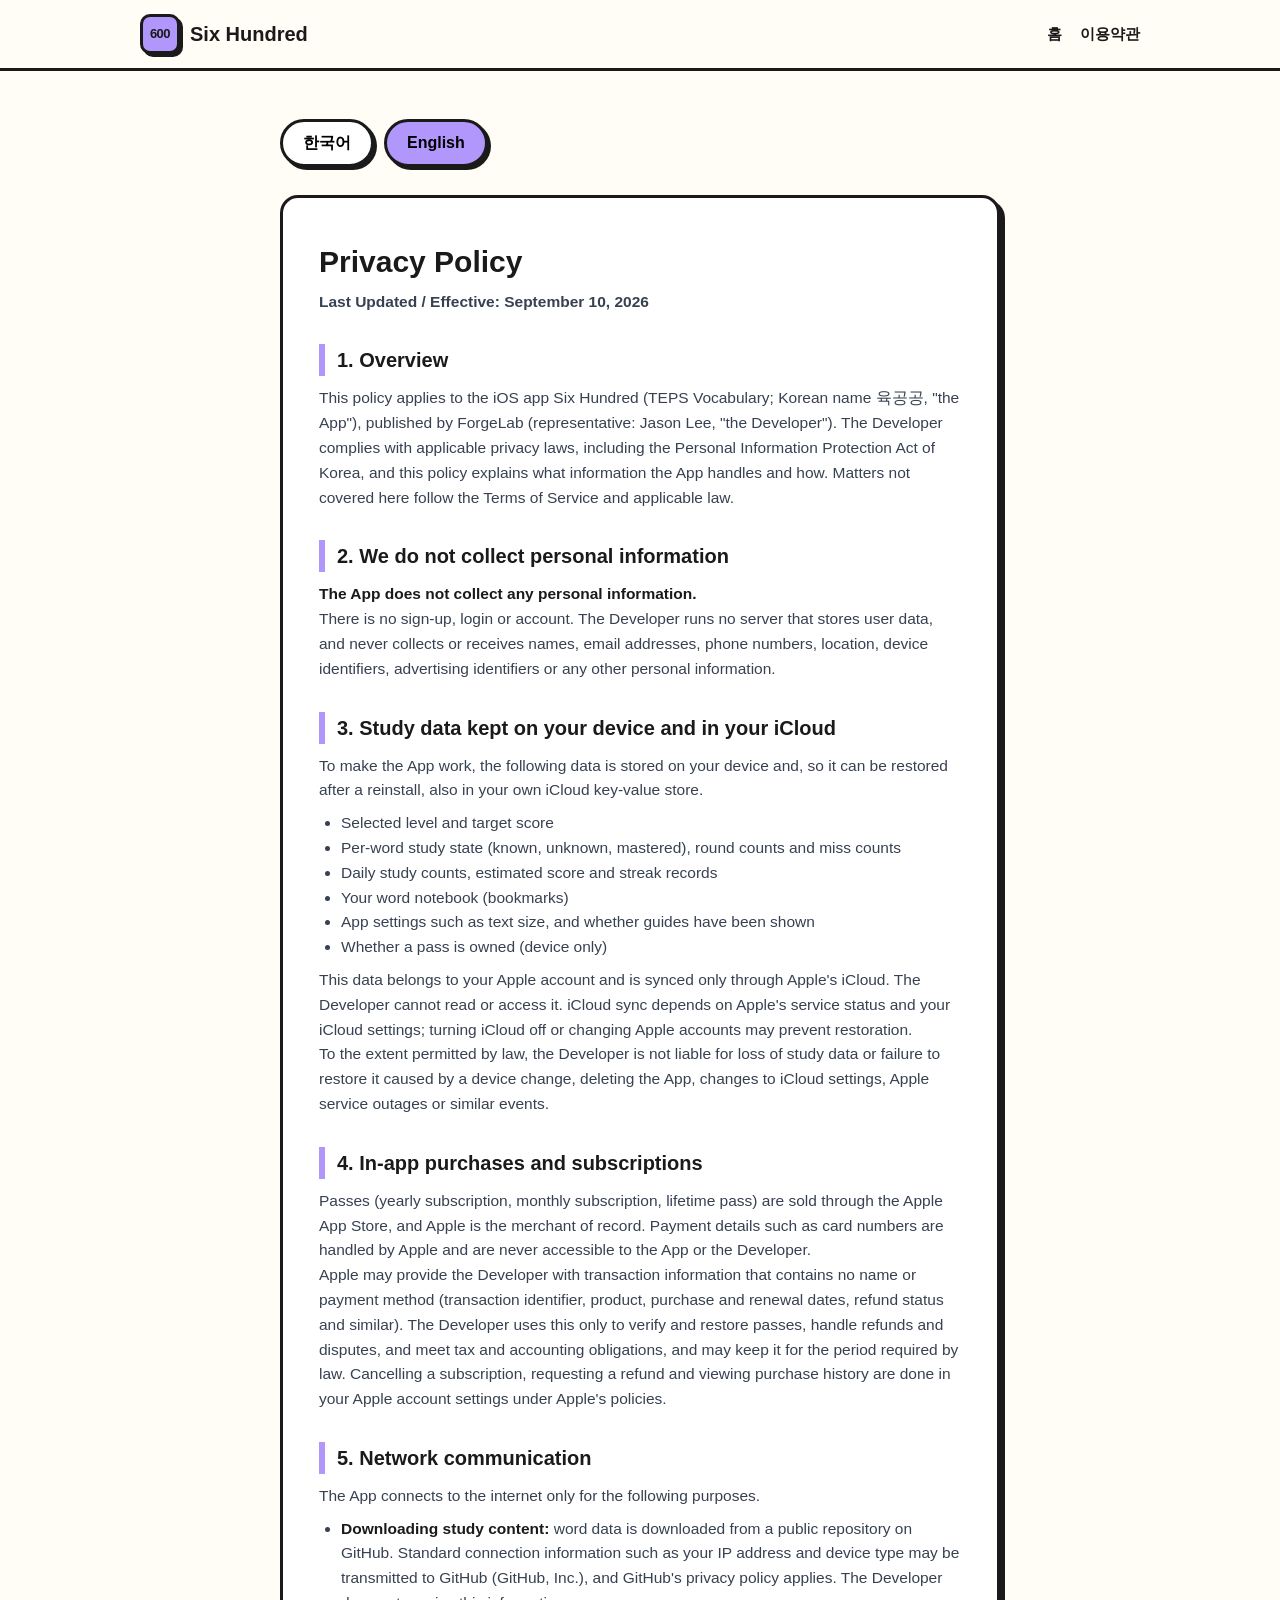
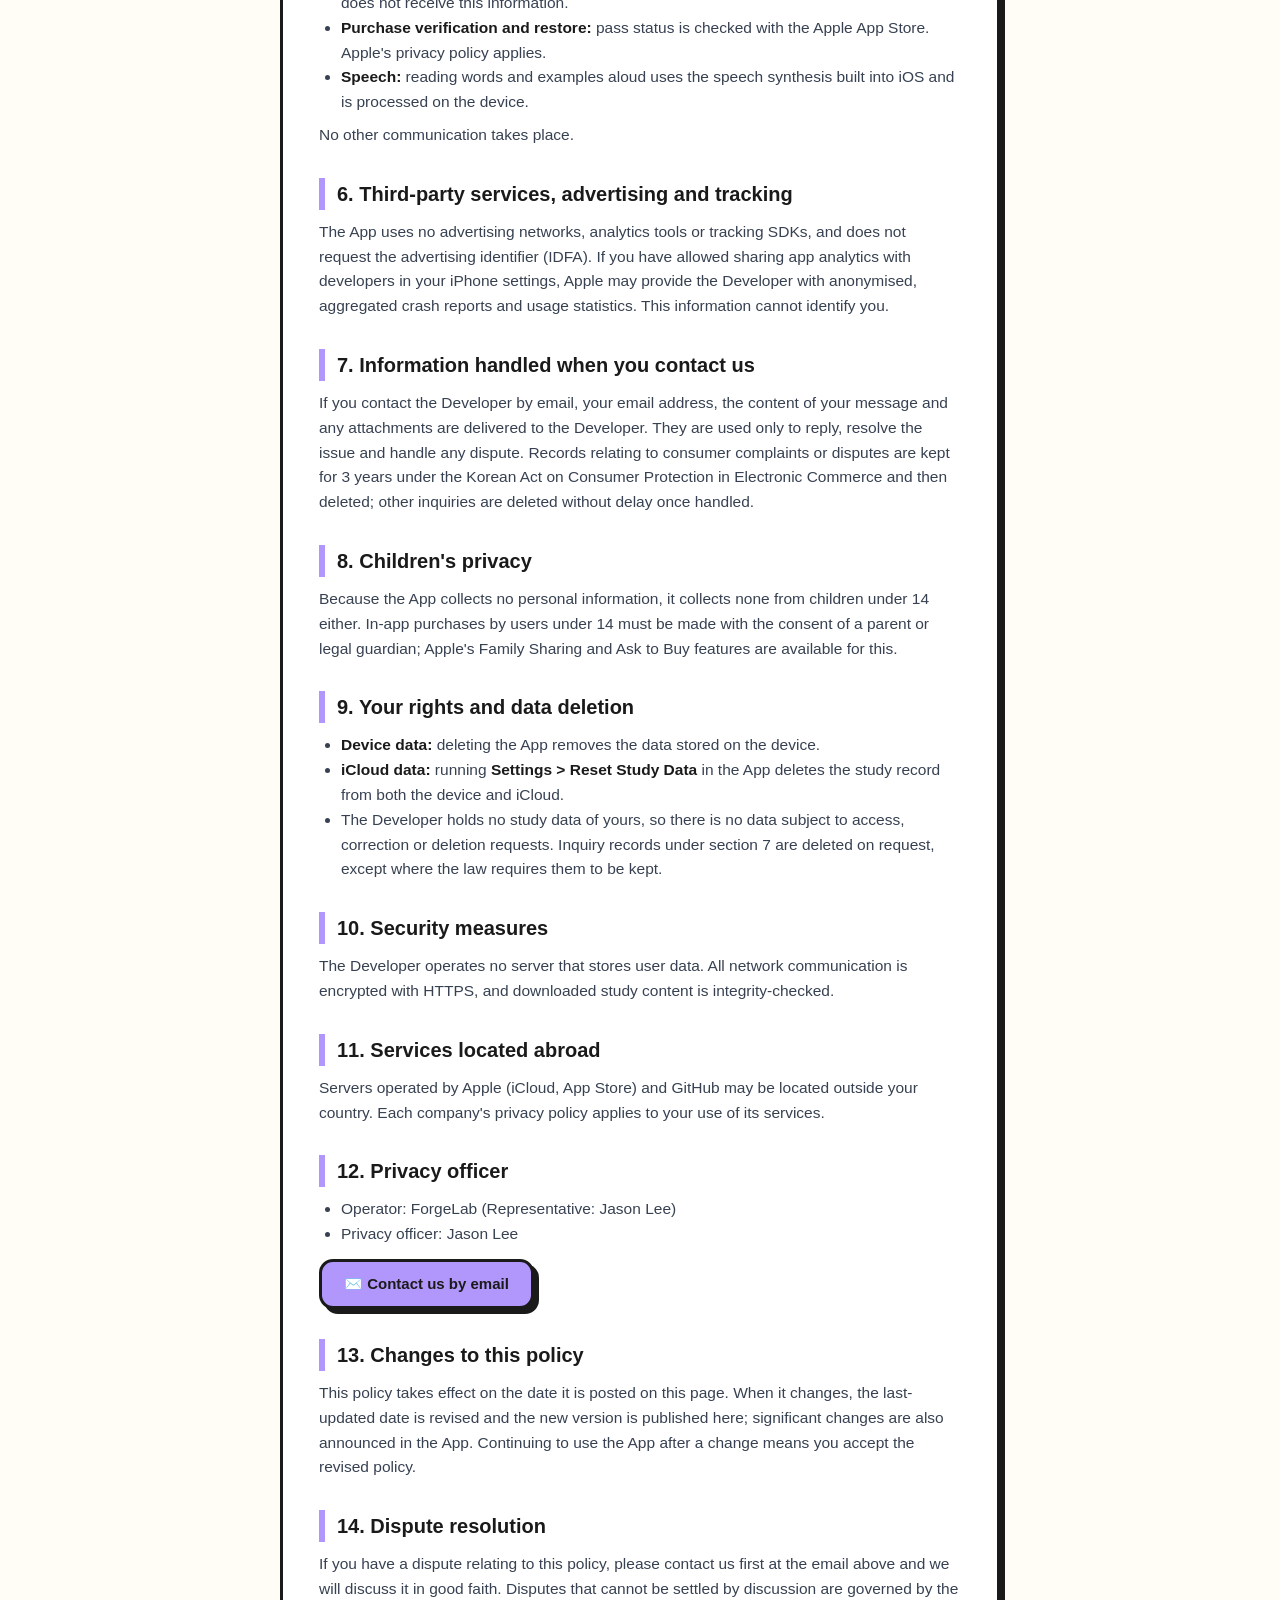
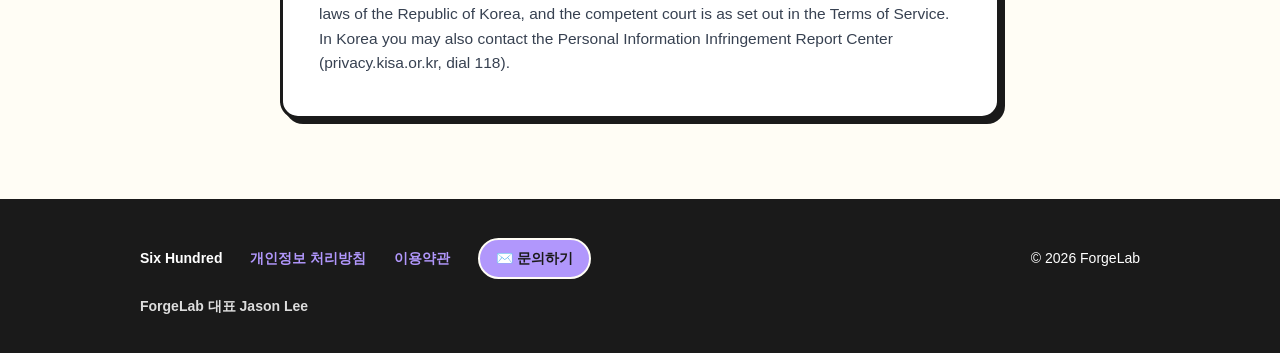
<file: docs/privacy.html>
<!DOCTYPE html>
<html lang="ko">
<head>
<meta charset="UTF-8" />
<meta name="viewport" content="width=device-width, initial-scale=1.0" />
<title>개인정보 처리방침 | 육공공 (Six Hundred) Privacy Policy</title>
<meta name="description" content="육공공(Six Hundred) 개인정보 처리방침: 개인정보를 수집하지 않습니다. Six Hundred Privacy Policy: we collect no personal information." />
<link rel="icon" href="data:image/svg+xml,%3Csvg xmlns='http://www.w3.org/2000/svg' viewBox='0 0 64 64'%3E%3Crect x='4' y='4' width='56' height='56' rx='12' fill='%23FFD43B' stroke='%231A1A1A' stroke-width='5'/%3E%3Ctext x='32' y='42' font-family='-apple-system,sans-serif' font-size='24' font-weight='900' text-anchor='middle' fill='%231A1A1A'%3E120%3C/text%3E%3C/svg%3E" />
<link rel="stylesheet" href="styles.css" />
</head>
<body>

<nav class="nav">
  <div class="nav-inner">
    <a class="logo" href="index.html"><span class="logo-block">600</span> Six Hundred</a>
    <div class="nav-links">
      <a href="index.html">홈</a>
      <a href="terms.html">이용약관</a>
    </div>
  </div>
</nav>

<main class="policy">
  <div class="lang-toggle" role="tablist" aria-label="언어 선택 / Language">
    <button id="btn-ko" class="active" onclick="setLang('ko')">한국어</button>
    <button id="btn-en" onclick="setLang('en')">English</button>
  </div>

  <div class="policy-card">

    <!-- ================= 한국어 ================= -->
    <div class="lang-ko">
      <h1>개인정보 처리방침</h1>
      <p class="date">최종 수정일 및 시행일: 2026년 9월 10일</p>

      <h2>1. 개요</h2>
      <p>이 방침은 ForgeLab(대표 Jason Lee, 이하 "개발자")이 배포하는 iOS 앱 육공공(영문명 Six Hundred, TEPS Vocabulary, 이하 "앱")에 적용됩니다. 개발자는 「개인정보 보호법」 등 관련 법령을 지키며, 이 방침에서 앱이 어떤 정보를 다루고 어떻게 처리하는지 설명합니다. 이 방침에서 정하지 않은 사항은 이용약관과 관련 법령을 따릅니다.</p>

      <h2>2. 개인정보를 수집하지 않습니다</h2>
      <p><strong>앱은 개인정보를 수집하지 않습니다.</strong></p>
      <p>회원가입, 로그인, 계정 생성을 요구하지 않습니다. 개발자는 사용자 데이터를 저장하는 자체 서버를 운영하지 않으며, 이름, 이메일, 전화번호, 위치, 기기 식별자, 광고 식별자 등 어떤 개인정보도 수집하거나 전송받지 않습니다.</p>

      <h2>3. 기기와 iCloud에 저장되는 학습 데이터</h2>
      <p>앱은 학습 기능을 위해 아래 데이터를 사용자의 기기에 저장하고, 재설치 뒤 복원을 위해 사용자 본인의 iCloud(키-값 저장소)에도 함께 저장합니다.</p>
      <ul>
        <li>선택한 레벨과 목표 점수</li>
        <li>단어별 학습 상태(알아요, 모름, 마스터), 회독 수, 틀린 횟수</li>
        <li>날짜별 학습 수와 예상 점수, 연속 학습 기록</li>
        <li>나만의 단어장(북마크)</li>
        <li>글자 크기 등 앱 설정, 안내 표시 여부</li>
        <li>이용권 보유 여부(기기에만 저장)</li>
      </ul>
      <p>이 데이터는 사용자의 Apple 계정에 속하며 Apple의 iCloud를 통해서만 동기화됩니다. 개발자는 이 데이터를 열람하거나 접근할 수 없습니다. iCloud 동기화는 Apple의 서비스 상태와 사용자의 iCloud 설정에 따라 달라지며, iCloud를 끄거나 Apple 계정을 바꾸면 복원되지 않을 수 있습니다.</p>
      <p>개발자는 관련 법령이 허용하는 범위에서, 기기 교체, 앱 삭제, iCloud 설정 변경, Apple 서비스 장애 등으로 생긴 학습 데이터의 손실이나 복원 실패에 대해 책임을 지지 않습니다.</p>

      <h2>4. 앱 내 구입과 구독</h2>
      <p>이용권(연간 구독, 월간 구독, 평생 이용권)은 Apple App Store를 통해 판매되며 결제의 당사자는 Apple입니다. 카드 번호 등 결제 정보는 Apple이 처리하고 앱과 개발자는 접근할 수 없습니다.</p>
      <p>Apple은 개발자에게 이름이나 결제 수단이 포함되지 않은 거래 정보(거래 식별자, 상품, 구입 및 갱신 일시, 환불 여부 등)를 제공할 수 있습니다. 개발자는 이 정보를 이용권 확인과 복원, 환불과 분쟁 대응, 세무와 회계 처리 목적으로만 사용하며 관련 법령이 정한 기간 동안 보관할 수 있습니다. 구독 해지, 환불, 결제 내역 확인은 Apple 계정 설정에서 하며 Apple의 정책을 따릅니다.</p>

      <h2>5. 네트워크 통신</h2>
      <p>앱은 아래 목적으로만 인터넷에 연결합니다.</p>
      <ul>
        <li><strong>학습 콘텐츠 내려받기:</strong> 단어 데이터를 GitHub의 공개 저장소에서 내려받습니다. 이때 IP 주소, 기기 종류 같은 일반적인 접속 정보가 GitHub(GitHub, Inc.)에 전달될 수 있으며 GitHub의 개인정보 처리방침이 적용됩니다. 개발자는 이 정보를 받지 않습니다.</li>
        <li><strong>구입 확인과 복원:</strong> Apple App Store와 이용권 상태를 확인합니다. Apple의 개인정보 처리방침이 적용됩니다.</li>
        <li><strong>음성 읽기:</strong> 단어와 예문 읽어 주기는 iOS에 내장된 음성 합성 기능을 사용하며 기기 안에서 처리됩니다.</li>
      </ul>
      <p>그 밖의 통신은 하지 않습니다.</p>

      <h2>6. 제3자 서비스, 광고, 추적</h2>
      <p>앱은 광고 네트워크, 분석 도구, 추적 SDK를 사용하지 않으며 광고 식별자(IDFA)를 요청하지 않습니다. 사용자가 iPhone 설정에서 Apple에 앱 분석 정보 공유를 허용한 경우, Apple이 익명으로 집계한 충돌 보고와 사용 통계를 개발자에게 제공할 수 있습니다. 이 정보로는 개인을 식별할 수 없습니다.</p>

      <h2>7. 문의 시 처리되는 정보</h2>
      <p>사용자가 이메일로 문의하면 이메일 주소와 문의 내용, 첨부 파일이 개발자에게 전달됩니다. 이 정보는 답변, 문제 해결, 분쟁 대응 목적으로만 사용합니다. 소비자 불만이나 분쟁 처리에 관한 기록은 「전자상거래 등에서의 소비자보호에 관한 법률」에 따라 3년간 보관한 뒤 삭제하며, 그 밖의 문의는 처리가 끝나면 지체 없이 삭제합니다.</p>

      <h2>8. 아동의 개인정보</h2>
      <p>앱은 개인정보를 수집하지 않으므로 만 14세 미만 아동의 개인정보도 수집하지 않습니다. 만 14세 미만 사용자의 앱 내 구입은 법정대리인의 동의 아래 이루어져야 하며, Apple의 가족 공유와 구입 요청 승인 기능을 이용할 수 있습니다.</p>

      <h2>9. 사용자의 권리와 데이터 삭제</h2>
      <ul>
        <li><strong>기기 데이터:</strong> 앱을 삭제하면 기기에 저장된 데이터가 함께 삭제됩니다.</li>
        <li><strong>iCloud 데이터:</strong> 앱의 <strong>설정 &gt; 학습 데이터 초기화</strong>를 실행하면 기기와 iCloud의 학습 기록이 모두 삭제됩니다.</li>
        <li>개발자는 사용자의 학습 데이터를 보유하지 않으므로 열람, 정정, 삭제 요청의 대상이 되는 데이터가 없습니다. 7항의 문의 기록은 요청하시면 법령이 정한 보관 의무가 없는 범위에서 삭제합니다.</li>
      </ul>

      <h2>10. 안전성 확보 조치</h2>
      <p>개발자는 사용자 데이터를 저장하는 서버를 두지 않습니다. 모든 네트워크 통신은 HTTPS로 암호화되며, 내려받은 학습 콘텐츠는 무결성 검증을 거칩니다.</p>

      <h2>11. 국외 서비스 이용</h2>
      <p>Apple(iCloud, App Store)과 GitHub의 서버는 국외에 있을 수 있습니다. 해당 서비스 이용에는 각 회사의 개인정보 처리방침이 적용됩니다.</p>

      <h2>12. 개인정보 보호책임자</h2>
      <ul>
        <li>사업자: ForgeLab (대표 Jason Lee)</li>
        <li>개인정보 보호책임자: Jason Lee</li>
      </ul>
      <p style="margin-top: 12px;"><a class="nb-btn" style="padding: 10px 22px; font-size: 15px;" href="mailto:forgelab.aitech@gmail.com?subject=%5BSix%20Hundred%5D%20%EA%B0%9C%EC%9D%B8%EC%A0%95%EB%B3%B4%20%EB%AC%B8%EC%9D%98">✉️ 이메일로 문의하기</a></p>

      <h2>13. 방침의 변경</h2>
      <p>이 방침은 이 페이지에 게시한 날부터 효력이 생깁니다. 내용이 바뀌면 최종 수정일을 갱신해 이 페이지에 공개하고, 중요한 변경은 앱 안에서도 안내합니다. 변경 뒤에도 앱을 계속 사용하면 변경된 방침에 동의한 것으로 봅니다.</p>

      <h2>14. 분쟁 해결</h2>
      <p>이 방침과 관련한 분쟁은 먼저 위 이메일로 알려 주시면 성실히 협의합니다. 협의로 해결되지 않는 분쟁에는 대한민국 법이 적용되며 관할 법원은 이용약관을 따릅니다. 개인정보 침해에 대한 신고나 상담은 개인정보침해 신고센터(privacy.kisa.or.kr, 국번 없이 118)에서도 받을 수 있습니다.</p>

    </div>

    <!-- ================= English ================= -->
    <div class="lang-en">
      <h1>Privacy Policy</h1>
      <p class="date">Last Updated / Effective: September 10, 2026</p>

      <h2>1. Overview</h2>
      <p>This policy applies to the iOS app Six Hundred (TEPS Vocabulary; Korean name 육공공, "the App"), published by ForgeLab (representative: Jason Lee, "the Developer"). The Developer complies with applicable privacy laws, including the Personal Information Protection Act of Korea, and this policy explains what information the App handles and how. Matters not covered here follow the Terms of Service and applicable law.</p>

      <h2>2. We do not collect personal information</h2>
      <p><strong>The App does not collect any personal information.</strong></p>
      <p>There is no sign-up, login or account. The Developer runs no server that stores user data, and never collects or receives names, email addresses, phone numbers, location, device identifiers, advertising identifiers or any other personal information.</p>

      <h2>3. Study data kept on your device and in your iCloud</h2>
      <p>To make the App work, the following data is stored on your device and, so it can be restored after a reinstall, also in your own iCloud key-value store.</p>
      <ul>
        <li>Selected level and target score</li>
        <li>Per-word study state (known, unknown, mastered), round counts and miss counts</li>
        <li>Daily study counts, estimated score and streak records</li>
        <li>Your word notebook (bookmarks)</li>
        <li>App settings such as text size, and whether guides have been shown</li>
        <li>Whether a pass is owned (device only)</li>
      </ul>
      <p>This data belongs to your Apple account and is synced only through Apple's iCloud. The Developer cannot read or access it. iCloud sync depends on Apple's service status and your iCloud settings; turning iCloud off or changing Apple accounts may prevent restoration.</p>
      <p>To the extent permitted by law, the Developer is not liable for loss of study data or failure to restore it caused by a device change, deleting the App, changes to iCloud settings, Apple service outages or similar events.</p>

      <h2>4. In-app purchases and subscriptions</h2>
      <p>Passes (yearly subscription, monthly subscription, lifetime pass) are sold through the Apple App Store, and Apple is the merchant of record. Payment details such as card numbers are handled by Apple and are never accessible to the App or the Developer.</p>
      <p>Apple may provide the Developer with transaction information that contains no name or payment method (transaction identifier, product, purchase and renewal dates, refund status and similar). The Developer uses this only to verify and restore passes, handle refunds and disputes, and meet tax and accounting obligations, and may keep it for the period required by law. Cancelling a subscription, requesting a refund and viewing purchase history are done in your Apple account settings under Apple's policies.</p>

      <h2>5. Network communication</h2>
      <p>The App connects to the internet only for the following purposes.</p>
      <ul>
        <li><strong>Downloading study content:</strong> word data is downloaded from a public repository on GitHub. Standard connection information such as your IP address and device type may be transmitted to GitHub (GitHub, Inc.), and GitHub's privacy policy applies. The Developer does not receive this information.</li>
        <li><strong>Purchase verification and restore:</strong> pass status is checked with the Apple App Store. Apple's privacy policy applies.</li>
        <li><strong>Speech:</strong> reading words and examples aloud uses the speech synthesis built into iOS and is processed on the device.</li>
      </ul>
      <p>No other communication takes place.</p>

      <h2>6. Third-party services, advertising and tracking</h2>
      <p>The App uses no advertising networks, analytics tools or tracking SDKs, and does not request the advertising identifier (IDFA). If you have allowed sharing app analytics with developers in your iPhone settings, Apple may provide the Developer with anonymised, aggregated crash reports and usage statistics. This information cannot identify you.</p>

      <h2>7. Information handled when you contact us</h2>
      <p>If you contact the Developer by email, your email address, the content of your message and any attachments are delivered to the Developer. They are used only to reply, resolve the issue and handle any dispute. Records relating to consumer complaints or disputes are kept for 3 years under the Korean Act on Consumer Protection in Electronic Commerce and then deleted; other inquiries are deleted without delay once handled.</p>

      <h2>8. Children's privacy</h2>
      <p>Because the App collects no personal information, it collects none from children under 14 either. In-app purchases by users under 14 must be made with the consent of a parent or legal guardian; Apple's Family Sharing and Ask to Buy features are available for this.</p>

      <h2>9. Your rights and data deletion</h2>
      <ul>
        <li><strong>Device data:</strong> deleting the App removes the data stored on the device.</li>
        <li><strong>iCloud data:</strong> running <strong>Settings &gt; Reset Study Data</strong> in the App deletes the study record from both the device and iCloud.</li>
        <li>The Developer holds no study data of yours, so there is no data subject to access, correction or deletion requests. Inquiry records under section 7 are deleted on request, except where the law requires them to be kept.</li>
      </ul>

      <h2>10. Security measures</h2>
      <p>The Developer operates no server that stores user data. All network communication is encrypted with HTTPS, and downloaded study content is integrity-checked.</p>

      <h2>11. Services located abroad</h2>
      <p>Servers operated by Apple (iCloud, App Store) and GitHub may be located outside your country. Each company's privacy policy applies to your use of its services.</p>

      <h2>12. Privacy officer</h2>
      <ul>
        <li>Operator: ForgeLab (Representative: Jason Lee)</li>
        <li>Privacy officer: Jason Lee</li>
      </ul>
      <p style="margin-top: 12px;"><a class="nb-btn" style="padding: 10px 22px; font-size: 15px;" href="mailto:forgelab.aitech@gmail.com?subject=%5BSix%20Hundred%5D%20Privacy%20inquiry">✉️ Contact us by email</a></p>

      <h2>13. Changes to this policy</h2>
      <p>This policy takes effect on the date it is posted on this page. When it changes, the last-updated date is revised and the new version is published here; significant changes are also announced in the App. Continuing to use the App after a change means you accept the revised policy.</p>

      <h2>14. Dispute resolution</h2>
      <p>If you have a dispute relating to this policy, please contact us first at the email above and we will discuss it in good faith. Disputes that cannot be settled by discussion are governed by the laws of the Republic of Korea, and the competent court is as set out in the Terms of Service. In Korea you may also contact the Personal Information Infringement Report Center (privacy.kisa.or.kr, dial 118).</p>

    </div>

  </div>
</main>

<footer>
  <div class="wrap">
    <span style="font-weight: 900;">Six Hundred</span>
    <a href="privacy.html">개인정보 처리방침</a>
    <a href="terms.html">이용약관</a>
    <a class="contact-btn" href="mailto:forgelab.aitech@gmail.com?subject=%5BSix%20Hundred%5D%20%EB%AC%B8%EC%9D%98">✉️ 문의하기</a>
    <span style="margin-left:auto;">© 2026 ForgeLab</span>
    <span class="biz">ForgeLab 대표 Jason Lee</span>
  </div>
</footer>

<script>
function setLang(lang) {
  document.body.classList.toggle('en', lang === 'en');
  document.getElementById('btn-ko').classList.toggle('active', lang === 'ko');
  document.getElementById('btn-en').classList.toggle('active', lang === 'en');
  document.documentElement.lang = lang;
}
// Default to English for non-Korean browsers
if (!navigator.language.startsWith('ko')) setLang('en');
</script>

</body>
</html>
</file>
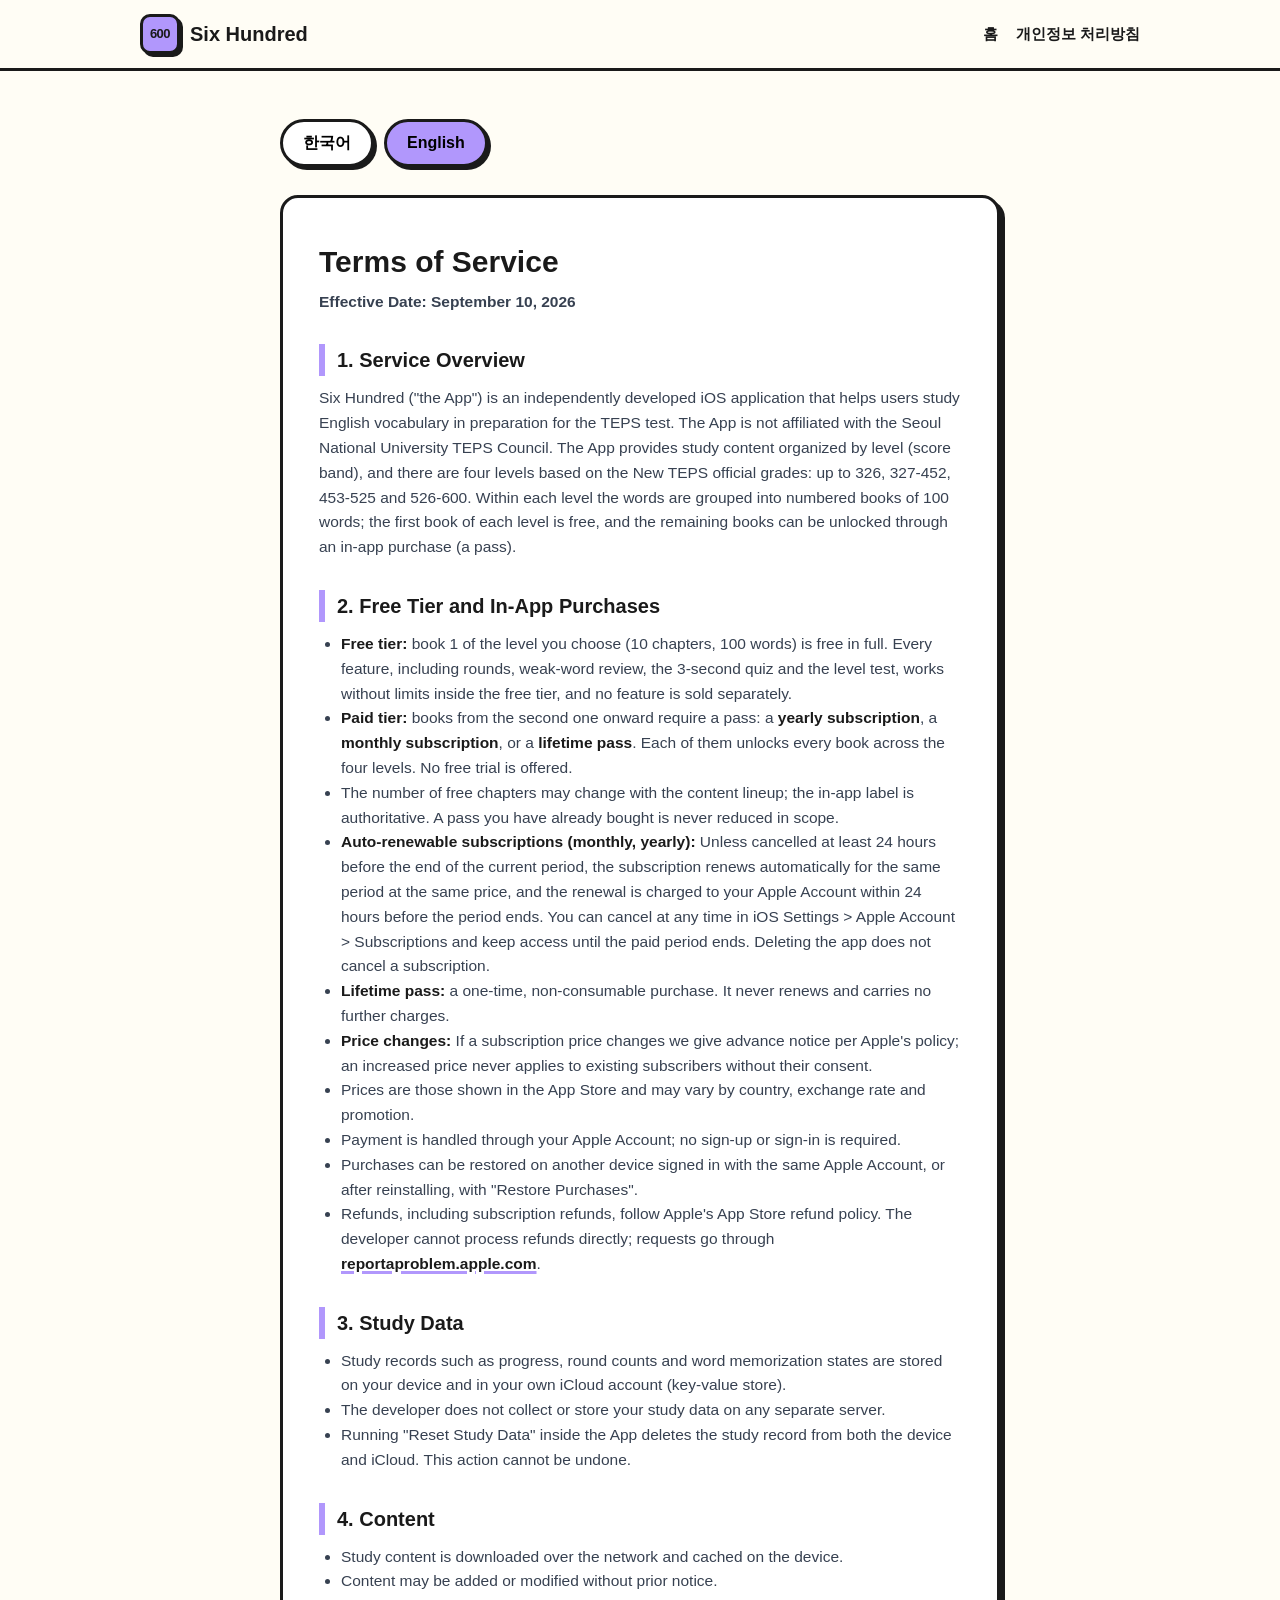
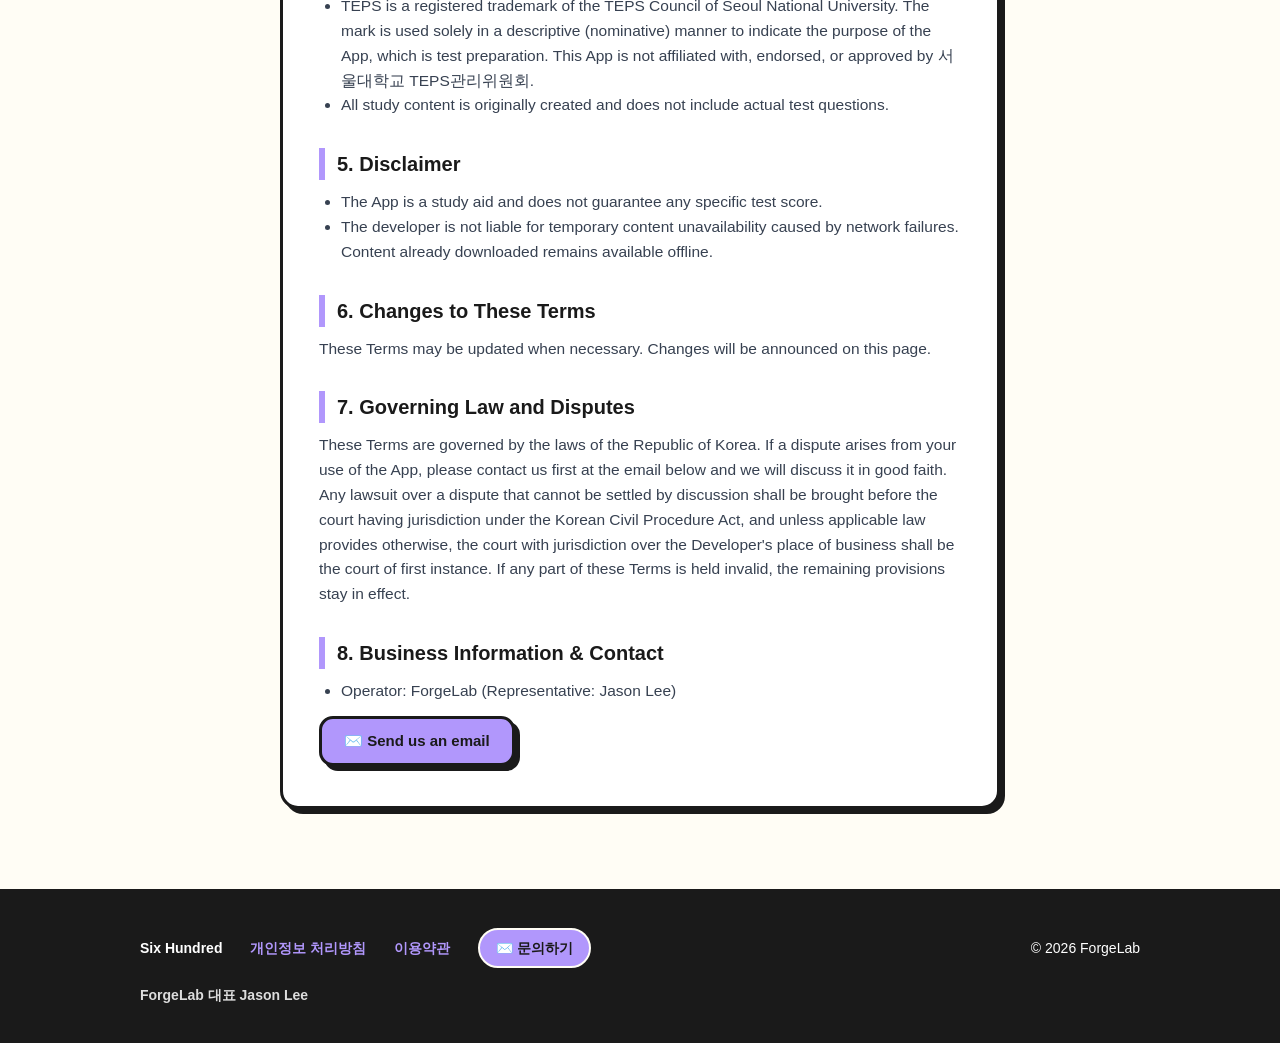
<file: docs/terms.html>
<!DOCTYPE html>
<html lang="ko">
<head>
<meta charset="UTF-8" />
<meta name="viewport" content="width=device-width, initial-scale=1.0" />
<title>이용약관 | Six Hundred Terms of Service</title>
<meta name="description" content="Six Hundred 이용약관: 앱 내 구매, 학습 데이터, 콘텐츠, 환불 정책. Six Hundred Terms of Service." />
<link rel="icon" href="data:image/svg+xml,%3Csvg xmlns='http://www.w3.org/2000/svg' viewBox='0 0 64 64'%3E%3Crect x='4' y='4' width='56' height='56' rx='12' fill='%23FFD43B' stroke='%231A1A1A' stroke-width='5'/%3E%3Ctext x='32' y='42' font-family='-apple-system,sans-serif' font-size='24' font-weight='900' text-anchor='middle' fill='%231A1A1A'%3E120%3C/text%3E%3C/svg%3E" />
<link rel="stylesheet" href="styles.css" />
</head>
<body>

<nav class="nav">
  <div class="nav-inner">
    <a class="logo" href="index.html"><span class="logo-block">600</span> Six Hundred</a>
    <div class="nav-links">
      <a href="index.html">홈</a>
      <a href="privacy.html">개인정보 처리방침</a>
    </div>
  </div>
</nav>

<main class="policy">
  <div class="lang-toggle" role="tablist" aria-label="언어 선택 / Language">
    <button id="btn-ko" class="active" onclick="setLang('ko')">한국어</button>
    <button id="btn-en" onclick="setLang('en')">English</button>
  </div>

  <div class="policy-card">

    <!-- ================= 한국어 ================= -->
    <div class="lang-ko">
      <h1>이용약관</h1>
      <p class="date">시행일: 2026년 9월 10일</p>

      <h2>1. 서비스 개요</h2>
      <p>육공공(이하 "앱")은 텝스(TEPS) 시험 대비 영어 어휘 학습을 돕기 위해 독립적으로 개발된 iOS 애플리케이션입니다. 앱은 서울대학교 TEPS관리위원회와 무관합니다. 앱은 레벨(점수대)별 학습 콘텐츠를 제공하며, 레벨은 ~326, 327-452, 453-525, 526-600의 네 점수대(New TEPS 공인 등급 기준)입니다. 각 레벨의 단어는 100단어 단위의 책(권)으로 묶여 있고, 레벨마다 1권은 무료로, 나머지 권은 앱 내 구매(이용권)를 통해 이용할 수 있습니다.</p>

      <h2>2. 무료 이용 범위와 앱 내 구매</h2>
      <ul>
        <li><strong>무료 범위:</strong> 사용자가 선택한 레벨의 <strong>1권 전체(10챕터, 100단어)</strong> 를 무료로 이용할 수 있습니다. 회독, 모름 단어 복습, 3초 퀴즈, 레벨 테스트 등 앱의 기능은 무료 범위 안에서 제한 없이 동작하며, 기능별 추가 결제는 없습니다.</li>
        <li><strong>유료 범위:</strong> 2권부터 이용하려면 이용권이 필요합니다. 이용권은 <strong>연간 구독</strong>, <strong>월간 구독</strong>, <strong>평생 이용권</strong> 중 하나이며, 어느 것이든 4개 레벨의 모든 권이 전부 열립니다. 무료 체험 기간은 제공하지 않습니다.</li>
        <li>무료로 열리는 챕터 수는 콘텐츠 구성에 따라 변경될 수 있으며, 변경 시 앱 내 표기를 기준으로 합니다. 이미 구매한 이용권의 범위는 축소되지 않습니다.</li>
        <li><strong>자동 갱신 구독(월간, 연간):</strong> 현재 구독 기간이 끝나기 24시간 전까지 해지하지 않으면 같은 기간과 같은 가격으로 자동 갱신되며, 갱신 대금은 기간 종료 전 24시간 이내에 사용자의 Apple 계정에 청구됩니다. 해지는 iOS 설정 &gt; Apple 계정 &gt; 구독에서 언제든 할 수 있고, 해지하더라도 이미 결제한 기간이 끝날 때까지 계속 이용할 수 있습니다. 앱을 삭제하는 것만으로는 구독이 해지되지 않습니다.</li>
        <li><strong>평생 이용권:</strong> 1회 결제로 영구적으로 이용하는 비소모성(Non-Consumable) 상품입니다. 자동 갱신되지 않으며 추가 결제가 발생하지 않습니다.</li>
        <li><strong>가격 변경:</strong> 구독 가격을 변경할 경우 Apple의 정책에 따라 사전에 고지하며, 인상된 가격은 기존 구독자의 동의 없이 적용되지 않습니다.</li>
        <li>판매 가격은 App Store에 표시된 금액을 기준으로 하며, 국가와 환율, 프로모션에 따라 다를 수 있습니다.</li>
        <li>결제는 사용자의 Apple 계정을 통해 처리되며, 별도의 회원가입이나 로그인은 필요하지 않습니다.</li>
        <li>구매 내역은 동일한 Apple 계정으로 로그인된 다른 기기 또는 앱 재설치 시 "구매 복원" 기능으로 복원할 수 있습니다.</li>
        <li>환불은 Apple App Store의 환불 정책을 따르며, 구독 환불 역시 동일합니다. 개발자가 직접 환불을 처리할 수 없으며, 환불 요청은 <a href="https://reportaproblem.apple.com">reportaproblem.apple.com</a> 에서 하실 수 있습니다.</li>
      </ul>

      <h2>3. 학습 데이터</h2>
      <ul>
        <li>학습 진도, 회독 수, 단어 암기 상태 등의 학습 기록은 사용자의 기기 및 사용자의 iCloud 계정(키-값 저장소)에 저장됩니다.</li>
        <li>개발자는 사용자의 학습 데이터를 별도의 서버에 수집하거나 저장하지 않습니다.</li>
        <li>앱 내 "학습 데이터 초기화"를 실행하면 기기와 iCloud의 학습 기록이 모두 삭제되며, 이 작업은 되돌릴 수 없습니다.</li>
      </ul>

      <h2>4. 콘텐츠</h2>
      <ul>
        <li>앱의 학습 콘텐츠는 네트워크를 통해 다운로드되며 기기에 캐시됩니다.</li>
        <li>콘텐츠는 사전 고지 없이 추가되거나 수정될 수 있습니다.</li>
        <li>TEPS는 서울대학교 TEPS관리위원회의 등록 상표입니다. 본 앱은 "시험 대비"라는 서비스의 목적을 설명하기 위한 서술적 용도로만 상표를 언급하며, 서울대학교 TEPS관리위원회와 무관하고 서울대학교 TEPS관리위원회의 제휴나 보증, 승인을 받지 않았습니다.</li>
        <li>모든 학습 콘텐츠는 자체 제작이며, 실제 시험의 기출문제를 포함하지 않습니다.</li>
      </ul>

      <h2>5. 면책</h2>
      <ul>
        <li>앱은 학습 보조 도구이며, 특정 시험 점수의 달성을 보장하지 않습니다.</li>
        <li>네트워크 장애 등으로 인한 일시적인 콘텐츠 이용 제한에 대해 개발자는 책임을 지지 않습니다. 단, 이미 다운로드된 콘텐츠는 오프라인에서도 이용할 수 있습니다.</li>
      </ul>

      <h2>6. 약관의 변경</h2>
      <p>본 약관은 필요 시 변경될 수 있으며, 변경 사항은 본 페이지를 통해 공지됩니다.</p>

      <h2>7. 준거법 및 분쟁 해결</h2>
      <p>이 약관은 대한민국 법을 준거법으로 합니다. 앱 이용과 관련한 분쟁은 먼저 아래 이메일로 알려 주시면 성실히 협의합니다. 협의로 해결되지 않는 분쟁의 소송은 민사소송법이 정한 관할 법원에 제기하되, 관련 법령이 달리 정하지 않는 한 개발자의 사업장 소재지를 관할하는 법원을 제1심 관할 법원으로 합니다. 이 약관의 일부가 무효로 판단되더라도 나머지 조항의 효력에는 영향이 없습니다.</p>

      <h2>8. 사업자 정보 및 문의</h2>
      <ul>
        <li>사업자: ForgeLab (대표 Jason Lee)</li>
      </ul>
      <p style="margin-top: 12px;"><a class="nb-btn" style="padding: 10px 22px; font-size: 15px;" href="mailto:forgelab.aitech@gmail.com?subject=%5BSix%20Hundred%5D%20%EC%9D%B4%EC%9A%A9%EC%95%BD%EA%B4%80%20%EB%AC%B8%EC%9D%98">✉️ 이메일 보내기</a></p>

    </div>

    <!-- ================= English ================= -->
    <div class="lang-en">
      <h1>Terms of Service</h1>
      <p class="date">Effective Date: September 10, 2026</p>

      <h2>1. Service Overview</h2>
      <p>Six Hundred ("the App") is an independently developed iOS application that helps users study English vocabulary in preparation for the TEPS test. The App is not affiliated with the Seoul National University TEPS Council. The App provides study content organized by level (score band), and there are four levels based on the New TEPS official grades: up to 326, 327-452, 453-525 and 526-600. Within each level the words are grouped into numbered books of 100 words; the first book of each level is free, and the remaining books can be unlocked through an in-app purchase (a pass).</p>

      <h2>2. Free Tier and In-App Purchases</h2>
      <ul>
        <li><strong>Free tier:</strong> book 1 of the level you choose (10 chapters, 100 words) is free in full. Every feature, including rounds, weak-word review, the 3-second quiz and the level test, works without limits inside the free tier, and no feature is sold separately.</li>
        <li><strong>Paid tier:</strong> books from the second one onward require a pass: a <strong>yearly subscription</strong>, a <strong>monthly subscription</strong>, or a <strong>lifetime pass</strong>. Each of them unlocks every book across the four levels. No free trial is offered.</li>
        <li>The number of free chapters may change with the content lineup; the in-app label is authoritative. A pass you have already bought is never reduced in scope.</li>
        <li><strong>Auto-renewable subscriptions (monthly, yearly):</strong> Unless cancelled at least 24 hours before the end of the current period, the subscription renews automatically for the same period at the same price, and the renewal is charged to your Apple Account within 24 hours before the period ends. You can cancel at any time in iOS Settings &gt; Apple Account &gt; Subscriptions and keep access until the paid period ends. Deleting the app does not cancel a subscription.</li>
        <li><strong>Lifetime pass:</strong> a one-time, non-consumable purchase. It never renews and carries no further charges.</li>
        <li><strong>Price changes:</strong> If a subscription price changes we give advance notice per Apple's policy; an increased price never applies to existing subscribers without their consent.</li>
        <li>Prices are those shown in the App Store and may vary by country, exchange rate and promotion.</li>
        <li>Payment is handled through your Apple Account; no sign-up or sign-in is required.</li>
        <li>Purchases can be restored on another device signed in with the same Apple Account, or after reinstalling, with "Restore Purchases".</li>
        <li>Refunds, including subscription refunds, follow Apple's App Store refund policy. The developer cannot process refunds directly; requests go through <a href="https://reportaproblem.apple.com">reportaproblem.apple.com</a>.</li>
      </ul>

      <h2>3. Study Data</h2>
      <ul>
        <li>Study records such as progress, round counts and word memorization states are stored on your device and in your own iCloud account (key-value store).</li>
        <li>The developer does not collect or store your study data on any separate server.</li>
        <li>Running "Reset Study Data" inside the App deletes the study record from both the device and iCloud. This action cannot be undone.</li>
      </ul>

      <h2>4. Content</h2>
      <ul>
        <li>Study content is downloaded over the network and cached on the device.</li>
        <li>Content may be added or modified without prior notice.</li>
        <li>TEPS is a registered trademark of the TEPS Council of Seoul National University. The mark is used solely in a descriptive (nominative) manner to indicate the purpose of the App, which is test preparation. This App is not affiliated with, endorsed, or approved by 서울대학교 TEPS관리위원회.</li>
        <li>All study content is originally created and does not include actual test questions.</li>
      </ul>

      <h2>5. Disclaimer</h2>
      <ul>
        <li>The App is a study aid and does not guarantee any specific test score.</li>
        <li>The developer is not liable for temporary content unavailability caused by network failures. Content already downloaded remains available offline.</li>
      </ul>

      <h2>6. Changes to These Terms</h2>
      <p>These Terms may be updated when necessary. Changes will be announced on this page.</p>

      <h2>7. Governing Law and Disputes</h2>
      <p>These Terms are governed by the laws of the Republic of Korea. If a dispute arises from your use of the App, please contact us first at the email below and we will discuss it in good faith. Any lawsuit over a dispute that cannot be settled by discussion shall be brought before the court having jurisdiction under the Korean Civil Procedure Act, and unless applicable law provides otherwise, the court with jurisdiction over the Developer's place of business shall be the court of first instance. If any part of these Terms is held invalid, the remaining provisions stay in effect.</p>

      <h2>8. Business Information &amp; Contact</h2>
      <ul>
        <li>Operator: ForgeLab (Representative: Jason Lee)</li>
      </ul>
      <p style="margin-top: 12px;"><a class="nb-btn" style="padding: 10px 22px; font-size: 15px;" href="mailto:forgelab.aitech@gmail.com?subject=%5BSix%20Hundred%5D%20Terms%20inquiry">✉️ Send us an email</a></p>

    </div>

  </div>
</main>

<footer>
  <div class="wrap">
    <span style="font-weight: 900;">Six Hundred</span>
    <a href="privacy.html">개인정보 처리방침</a>
    <a href="terms.html">이용약관</a>
    <a class="contact-btn" href="mailto:forgelab.aitech@gmail.com?subject=%5BSix%20Hundred%5D%20%EB%AC%B8%EC%9D%98">✉️ 문의하기</a>
    <span style="margin-left:auto;">© 2026 ForgeLab</span>
    <span class="biz">ForgeLab 대표 Jason Lee</span>
  </div>
</footer>

<script>
function setLang(lang) {
  document.body.classList.toggle('en', lang === 'en');
  document.getElementById('btn-ko').classList.toggle('active', lang === 'ko');
  document.getElementById('btn-en').classList.toggle('active', lang === 'en');
  document.documentElement.lang = lang;
}
// Default to English for non-Korean browsers
if (!navigator.language.startsWith('ko')) setLang('en');
</script>

</body>
</html>
</file>
<file: docs/styles.css>
/* ============================================================
   T600 promo site — Neobrutalism, tokens mirrored from the app
   (NBTheme.swift: colors, 3px borders, hard offset shadows)
   Brand accent is lavender (--brand) with lime support (--brand-2);
   the raw palette variables stay identical across sister apps.
   ============================================================ */

:root {
  /* Backgrounds */
  --page-bg: #FFFDF5;
  --card-bg: #FFFFFF;
  --surface: #F5F0E8;

  /* Accents (Assets.xcassets nb.* colors) */
  --yellow:   #FFD43B;
  --pink:     #FF6B9D;
  --blue:     #4DABF7;
  --coral:    #FF6B35;
  --mint:     #63E6BE;
  --lavender: #B197FC;
  --lime:     #A9E34B;
  --orange:   #FF922B;
  --danger:   #E03131;

  /* Brand accent (this track: lavender + lime, orange spark) */
  --brand:   #B197FC;
  --brand-2: #A9E34B;
  --brand-3: #FF922B;

  /* Structural */
  --ink:  #1A1A1A;
  --body: #374151;

  --bw: 3px;
  --shadow-sm: 3px 3px 0 var(--ink);
  --shadow-md: 5px 5px 0 var(--ink);
  --shadow-lg: 7px 7px 0 var(--ink);

  --r-sm: 10px;
  --r-md: 14px;
  --r-lg: 18px;
}

* { margin: 0; padding: 0; box-sizing: border-box; }

html { scroll-behavior: smooth; background: var(--page-bg); overflow-x: clip; }

/* Anchored sections land BELOW the sticky nav, with breathing room —
   otherwise their headings hide under the bar. */
section[id], header[id] { scroll-margin-top: 84px; }

body {
  font-family: -apple-system, BlinkMacSystemFont, "Apple SD Gothic Neo",
    "Pretendard", "Segoe UI", "Noto Sans KR", sans-serif;
  background: transparent;
  color: var(--ink);
  line-height: 1.6;
  -webkit-font-smoothing: antialiased;
  /* Clip decorative bleed (hero glow, aurora blobs) without creating a
     scroll container — `clip` (unlike hidden) keeps position:sticky working. */
  overflow-x: clip;
}

.wrap { max-width: 1040px; margin: 0 auto; padding: 0 20px; }

/* ---------- NB primitives ---------- */

.nb-card {
  background: var(--card-bg);
  border: var(--bw) solid var(--ink);
  border-radius: var(--r-md);
}

.nb-shadow-sm { box-shadow: var(--shadow-sm); }
.nb-shadow-md { box-shadow: var(--shadow-md); }
.nb-shadow-lg { box-shadow: var(--shadow-lg); }

.nb-btn {
  display: inline-block;
  padding: 13px 26px;
  font-size: 16px;
  font-weight: 800;
  color: var(--ink);
  background: var(--brand);
  border: var(--bw) solid var(--ink);
  border-radius: var(--r-md);
  box-shadow: var(--shadow-md);
  text-decoration: none;
  cursor: pointer;
  transition: transform 0.1s ease, box-shadow 0.1s ease;
}
.nb-btn:hover { transform: translate(2px, 2px); box-shadow: 3px 3px 0 var(--ink); }
.nb-btn:active { transform: translate(5px, 5px); box-shadow: none; }
.nb-btn.secondary { background: var(--card-bg); }
.nb-btn.mint { background: var(--mint); }

.nb-tag {
  display: inline-block;
  padding: 4px 12px;
  font-size: 13px;
  font-weight: 800;
  border: 2px solid var(--ink);
  border-radius: 999px;
  background: var(--surface);
}

/* ---------- Nav ---------- */

.nav {
  position: sticky;
  top: 0;
  z-index: 50;
  background: var(--page-bg);
  border-bottom: var(--bw) solid var(--ink);
}
.nav-inner {
  display: flex;
  align-items: center;
  gap: 18px;
  padding: 14px 20px;
  max-width: 1040px;
  margin: 0 auto;
}
.logo {
  display: flex;
  align-items: center;
  gap: 10px;
  font-weight: 900;
  font-size: 20px;
  text-decoration: none;
  color: var(--ink);
}
.logo-block {
  display: grid;
  place-items: center;
  width: 40px;
  height: 40px;
  background: var(--brand);
  border: var(--bw) solid var(--ink);
  border-radius: var(--r-sm);
  box-shadow: var(--shadow-sm);
  font-size: 13px;
  font-weight: 900;
  letter-spacing: -0.5px;
}
.logo-kr {
  font-size: 12px;
  font-weight: 900;
  color: var(--ink);
  background: var(--mint);
  border: 2.5px solid var(--ink);
  border-radius: 999px;
  padding: 3px 10px;
  box-shadow: 2px 2px 0 var(--ink);
}

/* 120 = 육공공 = ㅇㅇㄱ — Korean nickname brand strip (hero) */
.kr-brand { display: flex; flex-wrap: wrap; align-items: center; gap: 11px; margin: 18px 0 28px; }
.kk {
  display: grid;
  place-items: center;
  flex: none;          /* keep the tiles square — flex was shrinking them to 41px wide */
  width: 44px;
  height: 44px;
  border: var(--bw) solid var(--ink);
  border-radius: 12px;
  font-size: 30px;
  line-height: 1;
  font-weight: 900;
  color: var(--ink);
  box-shadow: 4px 4px 0 var(--ink);
  transition: transform 0.12s ease, box-shadow 0.12s ease;
}
.kk:hover { transform: translate(2px, 2px); box-shadow: 2px 2px 0 var(--ink); }
.kr-brand-label { font-weight: 800; font-size: 15px; color: var(--body); margin-left: 6px; }
.kr-brand-label strong { color: var(--ink); font-weight: 900; }

.nav-links { display: flex; gap: 18px; margin-left: auto; align-items: center; }
.nav-links a {
  color: var(--ink);
  text-decoration: none;
  font-weight: 700;
  font-size: 15px;
}
.nav-links a:hover { text-decoration: underline; text-decoration-thickness: 3px; text-underline-offset: 4px; text-decoration-color: var(--brand); }
/* Scroll spy: the nav tracks the section you're reading */
.nav-links a.active:not(.nav-cta) {
  text-decoration: underline;
  text-decoration-thickness: 3px;
  text-underline-offset: 4px;
  text-decoration-color: var(--brand-2);
}
.nav-cta { padding: 8px 16px !important; font-size: 14px !important; }

/* ---------- Hero ---------- */

.hero {
  display: grid;
  grid-template-columns: 1.15fr 0.85fr;
  gap: 48px;
  align-items: center;
  padding: 72px 20px 84px;   /* keep .wrap's side gutters — the hero sets its own padding */
}
.hero h1 {
  font-size: clamp(34px, 5vw, 52px);
  font-weight: 900;
  line-height: 1.2;
  letter-spacing: -1px;
}
.hero h1 .hl {
  background: var(--brand);
  padding: 0 10px;
  border: var(--bw) solid var(--ink);
  border-radius: var(--r-sm);
  display: inline-block;
  box-shadow: var(--shadow-sm);
}
.hero p.sub {
  margin: 22px 0 30px;
  font-size: 18px;
  color: var(--body);
  max-width: 460px;
}
.hero-ctas { display: flex; gap: 14px; flex-wrap: wrap; align-items: center; }
.store-badge {
  display: inline-flex;
  align-items: center;
  gap: 10px;
  padding: 12px 22px;
  background: var(--ink);
  color: #fff;
  border: var(--bw) solid var(--ink);
  border-radius: var(--r-md);
  box-shadow: 5px 5px 0 var(--brand);
  font-weight: 800;
  text-decoration: none;
}
.store-badge small { display: block; font-weight: 600; font-size: 11px; opacity: 0.8; }
.store-badge .big { font-size: 17px; line-height: 1.15; }
/* Not shipped yet: the badge states status, it is not a link. */
.store-badge.soon { cursor: default; }

/* Hero phone mock (CSS-drawn dashboard preview) */
.phone {
  width: 290px;
  margin: 0 auto;
  background: var(--card-bg);
  border: var(--bw) solid var(--ink);
  border-radius: 36px;
  box-shadow: var(--shadow-lg);
  padding: 16px 14px;
  rotate: 2deg;
}
.phone .notch {
  width: 90px; height: 8px;
  background: var(--ink);
  border-radius: 999px;
  margin: 0 auto 14px;
}
.mock-row {
  border: 2.5px solid var(--ink);
  border-radius: var(--r-sm);
  padding: 10px 12px;
  margin-bottom: 10px;
  font-size: 12px;
  font-weight: 800;
  background: var(--card-bg);
}
.mock-row.score { display: flex; gap: 12px; align-items: center; }
.mock-ring {
  width: 52px; height: 52px;
  border-radius: 50%;
  border: 2.5px solid var(--ink);
  background: conic-gradient(var(--brand) 0 72%, var(--surface) 72% 100%);
  display: grid; place-items: center;
  font-size: 12px; font-weight: 900;
  flex-shrink: 0;
}
.mock-ring span { background: var(--card-bg); border-radius: 50%; width: 36px; height: 36px; display: grid; place-items: center; }
.mock-bars { flex: 1; }
.mock-bar { height: 8px; border: 2px solid var(--ink); border-radius: 4px; margin: 5px 0; overflow: hidden; background: var(--surface); }
.mock-bar i { display: block; height: 100%; }
.mock-cta { background: var(--brand); display: flex; justify-content: space-between; align-items: center; }
.mock-books { display: flex; gap: 6px; }
.mock-book {
  flex: 1; height: 58px;
  border: 2.5px solid var(--ink);
  border-radius: 8px;
  background: var(--surface);
  position: relative;
  overflow: visible;
  display: grid; place-items: center;
  font-size: 10px; font-weight: 900;
}
.mock-book::before {
  content: ""; position: absolute; left: 0; top: 0; bottom: 0; width: 5px;
  border-right: 2px solid var(--ink);
  border-radius: 5px 0 0 5px;
  background: var(--mint);
}
.mock-book.b2::before { background: var(--blue); }
.mock-book.b3::before { background: var(--lavender); }
.mock-book.b4::before { background: var(--pink); }
.mock-book.reading { background: var(--brand); }
.mock-book.reading::after {
  content: ""; position: absolute; top: -6px; right: 7px;
  width: 9px; height: 16px;
  background: var(--danger);
  border: 2px solid var(--ink);
  clip-path: polygon(0 0, 100% 0, 100% 100%, 50% 72%, 0 100%);
}
.mock-chip { display: inline-block; padding: 2px 8px; border: 2px solid var(--ink); border-radius: 999px; background: var(--pink); font-size: 10px; }

/* ---------- Sections ---------- */

section { padding: 64px 0; }
section.alt { background: var(--surface); border-top: var(--bw) solid var(--ink); border-bottom: var(--bw) solid var(--ink); }

.sec-head { text-align: center; margin-bottom: 44px; }
.sec-head h2 { font-size: clamp(26px, 3.6vw, 36px); font-weight: 900; letter-spacing: -0.5px; }
.sec-head p { color: var(--body); margin-top: 10px; font-size: 17px; }

/* ---------- Half-press hover (모든 눌러지게 생긴 NB 컴포넌트) ----------
   Full press = shadow collapses to 0 and the face moves onto it.
   Hover = HALF press: translate ~half the shadow, shadow shrinks ~half. */

.feature, .level, .price-card, .step, .topic, .faq details, .shot-frame, .demo-card {
  transition: transform 0.12s ease, box-shadow 0.12s ease;
}
.feature:hover, .step:hover {
  transform: translate(2px, 2px);
  box-shadow: 3px 3px 0 var(--ink);
}
.level:hover, .topic:hover, .faq details:hover {
  transform: translate(2px, 2px);
  box-shadow: 1px 1px 0 var(--ink);
}
.price-card:hover {
  transform: translate(3px, 3px);
  box-shadow: 2px 2px 0 var(--ink);
}
.price-card.hot:hover { box-shadow: 3px 3px 0 var(--ink); }
.shot-frame:hover {
  transform: translate(2px, 2px);
  box-shadow: 3px 3px 0 var(--ink);
}

/* Phone mock — playful shake on hover */
@keyframes phone-shake {
  0%, 100% { transform: rotate(0deg) translateX(0); }
  20% { transform: rotate(-2.5deg) translateX(-3px); }
  40% { transform: rotate(2deg) translateX(3px); }
  60% { transform: rotate(-1.5deg) translateX(-2px); }
  80% { transform: rotate(1deg) translateX(1px); }
}
.phone:hover { animation: phone-shake 0.55s ease-in-out; }

/* How it works — 4 steps */
.steps { display: grid; grid-template-columns: repeat(4, 1fr); gap: 20px; }
.step {
  background: var(--card-bg);
  border: var(--bw) solid var(--ink);
  border-radius: var(--r-md);
  box-shadow: var(--shadow-md);
  padding: 22px 20px;
}
.step-num {
  display: grid; place-items: center;
  width: 42px; height: 42px;
  font-size: 19px; font-weight: 900;
  border: var(--bw) solid var(--ink);
  border-radius: var(--r-sm);
  box-shadow: var(--shadow-sm);
  margin-bottom: 14px;
}
.step h3 { font-size: 17px; font-weight: 900; margin-bottom: 8px; }
.step p { font-size: 14px; color: var(--body); }

/* Features */
.grid { display: grid; grid-template-columns: repeat(3, 1fr); gap: 22px; }
.feature {
  background: var(--card-bg);
  border: var(--bw) solid var(--ink);
  border-radius: var(--r-md);
  box-shadow: var(--shadow-md);
  padding: 24px 22px;
  overflow: hidden;
  position: relative;
}
.feature .strip { position: absolute; top: 0; left: 0; right: 0; height: 7px; }
.feature .icon {
  width: 46px; height: 46px;
  display: grid; place-items: center;
  font-size: 22px;
  border: var(--bw) solid var(--ink);
  border-radius: 50%;
  margin: 6px 0 14px;
}
.feature h3 { font-size: 18px; font-weight: 900; margin-bottom: 8px; }
.feature p { font-size: 14.5px; color: var(--body); }
.feature .new-flag {
  position: absolute; top: 16px; right: 14px;
  font-size: 10.5px; font-weight: 900;
  background: var(--danger); color: #fff;
  border: 2px solid var(--ink); border-radius: 999px;
  padding: 1px 9px;
  transform: rotate(4deg);
}

/* ---------- 주제 책장 (this track's signature: one topic = one book) ---------- */

.topics { display: grid; grid-template-columns: repeat(5, 1fr); gap: 16px; }
.topic {
  background: var(--card-bg);
  border: var(--bw) solid var(--ink);
  border-left: 10px solid var(--brand);   /* the spine */
  border-radius: var(--r-md);
  box-shadow: var(--shadow-sm);
  padding: 16px 12px 14px;
  text-align: center;
}
.topic .t-icon { font-size: 24px; line-height: 1.1; }
.topic h4 { font-size: 15px; font-weight: 900; margin-top: 8px; letter-spacing: -0.3px; }
.topic small { display: block; font-size: 11.5px; font-weight: 700; color: var(--body); }
.topic .t-count {
  display: inline-block; margin-top: 9px;
  font-size: 10.5px; font-weight: 900;
  border: 2px solid var(--ink); border-radius: 999px;
  padding: 1px 9px; background: var(--surface);
}
.topics-note {
  max-width: 720px; margin: 30px auto 0;
  text-align: center; font-size: 15px; font-weight: 700; color: var(--body);
  background: var(--card-bg);
  border: var(--bw) solid var(--ink);
  border-radius: var(--r-md);
  box-shadow: var(--shadow-sm);
  padding: 16px 20px;
}
.topics-note strong { color: var(--ink); font-weight: 900; }

/* Levels */
.levels { display: grid; grid-template-columns: repeat(4, 1fr); gap: 18px; }
.level {
  border: var(--bw) solid var(--ink);
  border-radius: var(--r-md);
  box-shadow: var(--shadow-sm);
  padding: 18px 16px;
  background: var(--card-bg);
  text-align: center;
}
.level .chip { width: 100%; height: 12px; border: 2px solid var(--ink); border-radius: 6px; margin-bottom: 12px; }
.level h4 { font-size: 17px; font-weight: 900; }
.level small { color: var(--body); font-weight: 700; }

/* Screenshots */
.shots { display: grid; grid-template-columns: repeat(3, 1fr); gap: 26px; }
.shot-frame {
  border: var(--bw) solid var(--ink);
  border-radius: 30px;
  background: var(--card-bg);
  box-shadow: var(--shadow-md);
  padding: 12px;
  aspect-ratio: 9 / 19;
}
.shot-frame img { width: 100%; height: 100%; object-fit: cover; border-radius: 20px; border: 2px solid var(--ink); display: block; }
.shot-ph {
  width: 100%; height: 100%;
  border: 3px dashed var(--ink);
  border-radius: 20px;
  background: repeating-linear-gradient(45deg, var(--surface) 0 14px, var(--page-bg) 14px 28px);
  display: grid; place-items: center;
  text-align: center;
  font-weight: 800;
  color: var(--body);
  font-size: 14px;
  padding: 10px;
}
.shot-cap { text-align: center; font-weight: 800; margin-top: 12px; }

/* ---------- 스크린샷 — 살아있는 NB 목업 (CSS loops, no assets) ---------- */

.shot-anim {
  width: 100%; height: 100%;
  border: 2px solid var(--ink);
  border-radius: 20px;
  background: var(--page-bg);
  overflow: hidden;
  display: flex; flex-direction: column;
  gap: 10px;
  padding: 14px 12px;
  position: relative;
  font-size: 12px;
}
.sa-top { display: flex; align-items: center; justify-content: space-between; }
/* Dashboard mock fills its tall frame: blocks spread evenly, sized up */
.sa-dash { justify-content: space-between; }
.sa-dash .sa-card { padding: 13px 12px; }
.sa-dash .sa-ring { width: 70px; height: 70px; }
.sa-dash .sa-ring::after { inset: 10px; }
.sa-dash .sa-ring span { font-size: 16px; }
.sa-dash .sa-bar { height: 11px; }
.sa-dash .sa-bars small { font-size: 10.5px; margin: 3px 0; }
.sa-dash .sa-cell { padding: 8px 0; font-size: 10px; }
.sa-dash .sa-cta { padding: 12px 0; font-size: 13px; }
.sa-dash .sa-weak { font-size: 12.5px; }
.sa-pill {
  font-size: 10.5px; font-weight: 900; color: var(--ink);
  border: 2px solid var(--ink); border-radius: 999px;
  padding: 3px 9px; box-shadow: 2px 2px 0 var(--ink);
}
.sa-count { font-size: 10.5px; font-weight: 800; color: var(--body); }
.sa-card {
  border: 2.5px solid var(--ink); border-radius: 14px;
  background: var(--card-bg); box-shadow: 3px 3px 0 var(--ink);
  padding: 10px;
}

/* -- Dashboard mock -- */
.sa-ring {
  position: relative; width: 58px; height: 58px; border-radius: 50%;
  display: grid; place-items: center; float: left; margin-right: 10px;
}
.sa-ring i {
  position: absolute; inset: 0; border-radius: 50%;
  background: conic-gradient(var(--brand) var(--sa-ring, 40%), var(--surface) 0);
  border: 2.5px solid var(--ink);
  animation: sa-ring-fill 6s ease-in-out infinite;
}
.sa-ring::after {
  content: ""; position: absolute; inset: 9px; border-radius: 50%;
  background: var(--card-bg); border: 2px solid var(--ink);
}
.sa-ring span { position: relative; z-index: 1; font-weight: 900; font-size: 14px; }
@keyframes sa-ring-fill {
  0%, 10% { --sa-ring: 30%; } 45%, 70% { --sa-ring: 74%; } 100% { --sa-ring: 30%; }
}
@property --sa-ring { syntax: "<percentage>"; inherits: false; initial-value: 30%; }
.sa-bars { overflow: hidden; padding-top: 2px; }
.sa-bars small { display: block; font-size: 9.5px; font-weight: 800; color: var(--body); margin: 2px 0; }
.sa-bar {
  height: 9px; border: 2px solid var(--ink); border-radius: 999px;
  background: var(--surface); overflow: hidden;
}
.sa-bar i { display: block; height: 100%; width: 40%; }
.sa-fill-mint { background: var(--mint); animation: sa-bar-a 6s ease-in-out infinite; }
.sa-fill-blue { background: var(--lavender); animation: sa-bar-b 6s ease-in-out infinite; }
@keyframes sa-bar-a { 0%, 10% { width: 32%; } 45%, 70% { width: 68%; } 100% { width: 32%; } }
@keyframes sa-bar-b { 0%, 14% { width: 45%; } 50%, 70% { width: 82%; } 100% { width: 45%; } }
.sa-shelf { display: flex; gap: 8px; margin-bottom: 10px; }
.sa-book {
  flex: 1; position: relative;
  aspect-ratio: 5 / 7;                     /* portrait — reads as a book */
  border: 2px solid var(--ink); border-radius: 7px;
  border-left: 6px solid var(--blue);      /* band-tint spine */
  background: var(--surface);
  font-size: 10.5px; font-weight: 900; text-align: center;
  display: flex; flex-direction: column; align-items: center; justify-content: center;
  gap: 3px;
}
.sa-book i { font-style: normal; font-size: 11px; height: 13px; line-height: 13px; }
.sa-book span { font-size: 9px; letter-spacing: -0.4px; }
.sa-book::after {
  content: ""; width: 58%; height: 5px; border-radius: 999px;
  border: 1.5px solid var(--ink); background: var(--card-bg); margin-top: 2px;
}
.sa-book.sa-done { background: var(--mint); }
.sa-book.sa-done::after { background: var(--mint); }
.sa-book.sa-reading { background: var(--brand); animation: sa-book-pop 6s ease-in-out infinite; }
.sa-book.sa-reading::after { background: linear-gradient(to right, var(--lavender) 55%, var(--card-bg) 0); }
.sa-book.sa-reading b {
  position: absolute; top: -2px; right: 7px; width: 9px; height: 17px;
  background: var(--danger, #E03131); border: 1.5px solid var(--ink);
  clip-path: polygon(0 0, 100% 0, 100% 100%, 50% 72%, 0 100%);
  animation: sa-ribbon 6s ease-in-out infinite;
}
@keyframes sa-book-pop { 0%, 55%, 100% { transform: none; } 60% { transform: translateY(-3px); } 66% { transform: none; } }
@keyframes sa-ribbon { 0%, 55%, 100% { transform: none; } 60% { transform: translateY(2px); } 66% { transform: none; } }
.sa-grid { display: grid; grid-template-columns: repeat(3, 1fr); gap: 5px; }
.sa-cell {
  border: 2px solid var(--ink); border-radius: 7px;
  background: var(--surface); text-align: center;
  font-size: 9px; font-weight: 800; padding: 5px 0;
}
.sa-cur { background: var(--brand); }
.sa-stats {
  display: flex; align-items: center; gap: 8px;
  margin-top: 9px;
  font-size: 9.5px; font-weight: 800; color: var(--body);
}
.sa-stats b { font-weight: 800; }
.sa-stats em { margin-left: auto; font-style: normal; color: var(--coral); font-weight: 900; }
.sa-c1, .sa-c2, .sa-c3 { animation: sa-cell-done 6s ease-in-out infinite; }
.sa-c2 { animation-delay: 0.5s; }
.sa-c3 { animation-delay: 1s; }
@keyframes sa-cell-done {
  0%, 8% { background: var(--surface); }
  16%, 88% { background: var(--mint); }
  100% { background: var(--surface); }
}
.sa-weak {
  display: flex; align-items: center; gap: 6px;
  font-size: 11.5px; font-weight: 800;
}
.sa-weak span:first-child { margin-right: auto; }
.sa-weak b { color: var(--coral); }
.sa-cta {
  border: 2.5px solid var(--ink); border-radius: 12px;
  background: var(--brand); box-shadow: 3px 3px 0 var(--ink);
  font-weight: 900; font-size: 12px; text-align: center; padding: 9px 0;
  animation: sa-cta-press 6s ease-in-out infinite;
}
@keyframes sa-cta-press {
  0%, 74%, 82%, 100% { transform: none; box-shadow: 3px 3px 0 var(--ink); }
  78% { transform: translate(2px, 2px); box-shadow: 1px 1px 0 var(--ink); }
}

/* -- Card swipe mock -- */
.sa-stage { position: relative; flex: 1; min-height: 0; }
.sa-word {
  position: absolute; inset: 6px 4px;
  border: 2.5px solid var(--ink); border-radius: 16px;
  background: var(--card-bg); box-shadow: 4px 4px 0 var(--ink);
  display: flex; flex-direction: column; align-items: center; justify-content: center;
  gap: 4px; text-align: center; overflow: hidden;
}
.sa-word h4 { font-size: 19px; font-weight: 900; }
.sa-word p { font-size: 12px; font-weight: 800; color: var(--body); }
.sa-word em { font-size: 10px; color: var(--body); font-style: normal; opacity: 0.7; }
.sa-back { transform: scale(0.94) translateY(10px); background: var(--surface); }
.sa-tint {
  position: absolute; inset: 0; display: grid; place-items: center;
  font-weight: 900; font-size: 15px; color: var(--ink); opacity: 0;
}
.sa-tint-mint { background: color-mix(in srgb, var(--mint) 62%, transparent); }
.sa-tint-coral { background: color-mix(in srgb, var(--coral) 62%, transparent); }
.sa-cardA { animation: sa-swipe-a 9s ease-in-out infinite; }
.sa-cardB { animation: sa-swipe-b 9s ease-in-out infinite; }
.sa-cardA .sa-tint { animation: sa-tint-a 9s ease-in-out infinite; }
.sa-cardB .sa-tint { animation: sa-tint-b 9s ease-in-out infinite; }
@keyframes sa-swipe-a {
  0%, 30% { transform: none; opacity: 1; z-index: 3; }
  42% { transform: translateX(150%) rotate(14deg); opacity: 1; z-index: 3; }
  42.5% { transform: scale(0.94) translateY(10px); opacity: 0; z-index: 1; }
  50%, 94% { transform: scale(0.94) translateY(10px); opacity: 1; z-index: 1; }
  100% { transform: none; opacity: 1; z-index: 3; }
}
@keyframes sa-swipe-b {
  0%, 44% { transform: scale(0.94) translateY(10px); opacity: 1; z-index: 2; }
  52%, 75% { transform: none; z-index: 3; opacity: 1; }
  87% { transform: translateX(-150%) rotate(-14deg); opacity: 1; z-index: 3; }
  87.5% { transform: scale(0.94) translateY(10px); opacity: 0; z-index: 1; }
  94%, 100% { transform: scale(0.94) translateY(10px); opacity: 1; z-index: 2; }
}
@keyframes sa-tint-a { 0%, 28% { opacity: 0; } 38%, 42% { opacity: 1; } 42.5%, 100% { opacity: 0; } }
@keyframes sa-tint-b { 0%, 73% { opacity: 0; } 83%, 87% { opacity: 1; } 87.5%, 100% { opacity: 0; } }
.sa-btns { display: flex; gap: 8px; }
.sa-btn {
  flex: 1; text-align: center; font-weight: 900; font-size: 12px;
  border: 2.5px solid var(--ink); border-radius: 12px;
  padding: 8px 0; box-shadow: 3px 3px 0 var(--ink);
}
.sa-no { background: var(--pink); animation: sa-press-no 9s ease-in-out infinite; }
.sa-ok { background: var(--lime); animation: sa-press-ok 9s ease-in-out infinite; }
@keyframes sa-press-ok {
  0%, 30%, 44%, 100% { transform: none; box-shadow: 3px 3px 0 var(--ink); background: var(--lime); }
  36% { transform: translate(2px, 2px); box-shadow: 1px 1px 0 var(--ink); background: var(--mint); }
}
@keyframes sa-press-no {
  0%, 76%, 90%, 100% { transform: none; box-shadow: 3px 3px 0 var(--ink); background: var(--pink); }
  82% { transform: translate(2px, 2px); box-shadow: 1px 1px 0 var(--ink); background: var(--coral); }
}

/* -- 3-second quiz mock -- */
.sa-qbar {
  height: 12px; border: 2.5px solid var(--ink); border-radius: 999px;
  background: var(--surface); overflow: hidden; flex-shrink: 0;
}
.sa-qbar i { display: block; height: 100%; animation: sa-drain 5s linear infinite; }
@keyframes sa-drain {
  0% { width: 100%; background: var(--mint); }
  19.9% { background: var(--mint); }
  20% { background: var(--yellow); }
  39.9% { background: var(--yellow); }
  40% { background: var(--coral); }
  60%, 75.9% { width: 0%; background: var(--coral); }
  76%, 100% { width: 100%; background: var(--mint); }
}
.sa-qmeta { display: flex; justify-content: space-between; align-items: center; font-size: 11px; font-weight: 800; color: var(--body); }
.sa-qword {
  margin-top: auto;
  border: 2.5px solid var(--ink); border-radius: 14px;
  background: var(--card-bg); box-shadow: 3px 3px 0 var(--ink);
  text-align: center; padding: 16px 8px;
}
.sa-qword small { display: block; font-size: 10px; font-weight: 800; color: var(--body); margin-bottom: 4px; }
.sa-qword h4 { font-size: 20px; font-weight: 900; }
.sa-opts { display: flex; flex-direction: column; gap: 7px; margin-top: auto; }
.sa-opt {
  position: relative;
  border: 2.5px solid var(--ink); border-radius: 11px;
  background: var(--card-bg); box-shadow: 3px 3px 0 var(--ink);
  font-size: 12px; font-weight: 800; padding: 8px 12px;
}
.sa-opt b { position: absolute; right: 10px; opacity: 0; font-weight: 900; }
.sa-correct { animation: sa-pick 5s ease-in-out infinite; }
.sa-correct b { animation: sa-pick-check 5s ease-in-out infinite; }
@keyframes sa-pick {
  0%, 42% { transform: none; box-shadow: 3px 3px 0 var(--ink); background: var(--card-bg); }
  46%, 70% { transform: translate(2px, 2px); box-shadow: 1px 1px 0 var(--ink); background: var(--mint); }
  74%, 100% { transform: none; box-shadow: 3px 3px 0 var(--ink); background: var(--card-bg); }
}
@keyframes sa-pick-check { 0%, 44% { opacity: 0; } 48%, 70% { opacity: 1; } 74%, 100% { opacity: 0; } }

@media (prefers-reduced-motion: reduce) {
  .shot-anim *, .shot-anim *::before, .shot-anim *::after { animation: none !important; }
}

/* ---------- 미리 해보기 — 3초 퀴즈 데모 ---------- */

.demo-card {
  max-width: 540px;
  margin: 0 auto;
  background: var(--card-bg);
  border: var(--bw) solid var(--ink);
  border-radius: var(--r-lg);
  box-shadow: var(--shadow-md);
  padding: 28px 26px;
}
.demo-timer {
  height: 12px;
  border: 2.5px solid var(--ink);
  border-radius: 999px;
  background: var(--surface);
  overflow: hidden;
  margin-bottom: 6px;
}
.demo-timer i {
  display: block;
  height: 100%;
  width: 100%;
  background: var(--mint);
  transition: background 0.3s ease;
}
.demo-timer.warn i { background: var(--yellow); }
.demo-timer.hot i { background: var(--coral); }
.demo-meta { display: flex; justify-content: space-between; font-size: 13px; font-weight: 800; color: var(--body); margin-bottom: 14px; }
.demo-word { font-size: 34px; font-weight: 900; text-align: center; margin: 14px 0 22px; letter-spacing: -0.5px; word-break: break-word; }
.demo-opt {
  display: block;
  width: 100%;
  text-align: left;
  font: inherit;
  font-size: 15.5px;
  font-weight: 800;
  color: var(--ink);
  padding: 13px 16px;
  margin: 9px 0;
  background: var(--card-bg);
  border: var(--bw) solid var(--ink);
  border-radius: var(--r-sm);
  box-shadow: var(--shadow-sm);
  cursor: pointer;
  transition: transform 0.1s ease, box-shadow 0.1s ease, background 0.15s ease;
}
.demo-opt:hover:not(:disabled) { transform: translate(2px, 2px); box-shadow: 1px 1px 0 var(--ink); }
.demo-opt:active:not(:disabled) { transform: translate(3px, 3px); box-shadow: none; }
.demo-opt.correct { background: var(--mint); }
.demo-opt.wrong { background: var(--coral); opacity: 0.8; }
.demo-opt:disabled { cursor: default; }
.demo-center { text-align: center; }
.demo-note { text-align: center; font-size: 13px; font-weight: 700; color: var(--body); margin-top: 14px; min-height: 20px; }
.demo-score { font-size: 44px; font-weight: 900; margin: 8px 0; }

/* Pricing */
.pricing { display: grid; grid-template-columns: 1fr 1fr; gap: 26px; max-width: 760px; margin: 0 auto; }
.price-card {
  background: var(--card-bg);
  border: var(--bw) solid var(--ink);
  border-radius: var(--r-lg);
  box-shadow: var(--shadow-md);
  padding: 30px 26px;
  text-align: center;
}
.price-card.hot { background: var(--brand); box-shadow: 7px 7px 0 var(--ink); }
.price-card h3 { font-size: 20px; font-weight: 900; }
.price-card .price { font-size: 34px; font-weight: 900; margin: 4px 0 2px; }
.price-card .price-was {
  font-size: 19px;
  font-weight: 800;
  color: var(--danger);
  text-decoration: line-through;
  text-decoration-thickness: 3px;
  margin-top: 12px;
}
.price-card .price-note { font-size: 13px; font-weight: 700; color: var(--body); }
.price-card.hot .price-note { color: var(--ink); }
.sale-badge {
  display: inline-block;
  padding: 5px 14px;
  font-size: 13px;
  font-weight: 900;
  color: #fff;
  background: var(--danger);
  border: 2.5px solid var(--ink);
  border-radius: 999px;
  box-shadow: var(--shadow-sm);
  transform: rotate(-2deg);
  margin-bottom: 10px;
}
.price-card ul { list-style: none; margin: 18px 0 0; text-align: left; }
.price-card li { padding: 7px 0; font-weight: 700; font-size: 15px; border-bottom: 2px dashed rgba(26,26,26,0.25); }
.price-card li:last-child { border-bottom: none; }
.price-card li::before { content: "✓ "; font-weight: 900; }

/* FAQ */
.faq { max-width: 720px; margin: 0 auto; display: grid; gap: 14px; }
.faq details {
  background: var(--card-bg);
  border: var(--bw) solid var(--ink);
  border-radius: var(--r-md);
  box-shadow: var(--shadow-sm);
  padding: 16px 20px;
}
.faq summary { font-weight: 900; cursor: pointer; font-size: 16px; }
.faq p { margin-top: 10px; color: var(--body); font-size: 15px; }

/* Footer */
footer {
  border-top: var(--bw) solid var(--ink);
  background: var(--ink);
  color: #fff;
  padding: 36px 0;
  font-size: 14px;
}
footer .wrap { display: flex; flex-wrap: wrap; gap: 16px 28px; align-items: center; }
footer a { color: var(--brand); font-weight: 800; text-decoration: none; }
footer a:hover { text-decoration: underline; }
footer .biz { flex-basis: 100%; font-weight: 700; opacity: 0.85; }
footer .ets { flex-basis: 100%; opacity: 0.65; font-size: 12.5px; }
footer .contact-btn {
  display: inline-block;
  padding: 7px 16px;
  background: var(--brand);
  color: var(--ink) !important;
  border: 2.5px solid var(--page-bg);
  border-radius: 999px;
  font-weight: 800;
  text-decoration: none;
}
footer .contact-btn:hover { transform: translate(1px, 1px); text-decoration: none; }

/* ---------- Policy pages ---------- */

.policy { max-width: 760px; margin: 0 auto; padding: 48px 20px 80px; }
.policy-card {
  background: var(--card-bg);
  border: var(--bw) solid var(--ink);
  border-radius: var(--r-lg);
  box-shadow: var(--shadow-md);
  padding: 40px 36px;
}
.policy h1 { font-size: 30px; font-weight: 900; margin-bottom: 4px; }
.policy .date { color: var(--body); font-weight: 700; margin-bottom: 24px; }
.policy h2 {
  font-size: 20px; font-weight: 900;
  margin: 30px 0 10px;
  padding-left: 12px;
  border-left: 6px solid var(--brand);
}
.policy p, .policy li { color: var(--body); font-size: 15.5px; }
.policy ul { padding-left: 22px; margin: 8px 0; }
.policy strong { color: var(--ink); }
.policy a { color: var(--ink); font-weight: 800; text-decoration-color: var(--brand); text-decoration-thickness: 3px; }

.lang-toggle { display: flex; gap: 10px; margin-bottom: 28px; }
.lang-toggle button {
  font: inherit;
  font-weight: 800;
  padding: 8px 20px;
  border: var(--bw) solid var(--ink);
  border-radius: 999px;
  background: var(--card-bg);
  cursor: pointer;
  box-shadow: var(--shadow-sm);
  transition: transform 0.1s ease, box-shadow 0.1s ease;
}
.lang-toggle button.active { background: var(--brand); }
.lang-toggle button:active { transform: translate(3px, 3px); box-shadow: none; }

.lang-en { display: none; }
body.en .lang-en { display: block; }
body.en .lang-ko { display: none; }

/* ---------- Responsive ---------- */

@media (max-width: 860px) {
  .hero { grid-template-columns: minmax(0, 1fr); text-align: center; padding: 48px 20px 60px; }
  .hero p.sub { margin-left: auto; margin-right: auto; }
  .hero-ctas { justify-content: center; }
  .kr-brand { justify-content: center; }
  .logo-kr { display: none; }
  .phone { rotate: 0deg; margin-top: 10px; }
  .grid { grid-template-columns: 1fr 1fr; }
  .steps { grid-template-columns: 1fr 1fr; }
  .levels { grid-template-columns: 1fr 1fr; }
  .topics { grid-template-columns: repeat(3, 1fr); }
  .shots { grid-template-columns: 1fr; max-width: 320px; margin: 0 auto; }
  .pricing { grid-template-columns: 1fr; }
  .nav-links a:not(.nav-cta) { display: none; }
}

@media (max-width: 540px) {
  .grid { grid-template-columns: 1fr; }
  .steps { grid-template-columns: 1fr; }
  .topics { grid-template-columns: repeat(2, 1fr); }
  .policy-card { padding: 28px 20px; }
}

/* ============================================================
   ATMOSPHERE + SCROLL CHOREOGRAPHY
   NB DNA kept intact; mood layered on via a soft drifting aurora,
   scroll-triggered reveals ("dealt" cards), and one signature
   scroll-linked card fan. All self-contained, no libraries.
   ============================================================ */

:root {
  --grad-brand: linear-gradient(135deg, var(--brand), var(--brand-2));
  --grad-cool:  linear-gradient(135deg, var(--blue), var(--lavender));
  --grad-fresh: linear-gradient(135deg, var(--mint), var(--lime));
}

/* ---- Soft drifting aurora (cool, low opacity, behind content) ---- */
.aurora { position: fixed; inset: 0; z-index: -1; overflow: hidden; pointer-events: none; }
.aurora .blob {
  position: absolute;
  width: 48vw; height: 48vw; max-width: 580px; max-height: 580px;
  border-radius: 50%;
  filter: blur(72px);
  opacity: 0.30;
  animation: drift 24s ease-in-out infinite;
}
.b-blue { background: var(--brand);    top: -10%;    left: -6%;  animation-delay: -2s; }
.b-mint { background: var(--mint);     top: 26%;     right: -12%; animation-delay: -9s; }
.b-lav  { background: var(--lavender); bottom: -16%; left: 10%;  animation-delay: -15s; }
.b-pink { background: var(--pink);     top: 58%;     left: 42%;  animation-delay: -5s; opacity: 0.18; }
@keyframes drift {
  0%, 100% { transform: translate(0, 0) scale(1); }
  33%      { transform: translate(7%, 9%) scale(1.14); }
  66%      { transform: translate(-6%, -7%) scale(0.92); }
}

/* faint grain for tactile texture */
.grain {
  position: fixed; inset: 0; z-index: -1; pointer-events: none; opacity: 0.04;
  background-image: url("data:image/svg+xml,%3Csvg xmlns='http://www.w3.org/2000/svg'%3E%3Cfilter id='n'%3E%3CfeTurbulence type='fractalNoise' baseFrequency='0.85' numOctaves='2' stitchTiles='stitch'/%3E%3C/filter%3E%3Crect width='100%25' height='100%25' filter='url(%23n)'/%3E%3C/svg%3E");
  background-size: 170px 170px;
}

/* ---- Scroll reveals (JS tags elements; CSS animates them in) ---- */
html.js .reveal {
  opacity: 0;
  will-change: transform, opacity;
  transition: opacity 0.6s cubic-bezier(0.2, 0.7, 0.2, 1),
              transform 0.7s cubic-bezier(0.2, 0.7, 0.2, 1);
  transition-delay: calc(var(--i, 0) * 80ms);
}
html.js .reveal.r-up    { transform: translateY(34px); }
html.js .reveal.r-left  { transform: translateX(-48px) rotate(-3deg); }
html.js .reveal.r-right { transform: translateX(48px) rotate(3deg); }
html.js .reveal.r-zoom  { transform: scale(0.9); }
html.js .reveal.in      { opacity: 1; transform: none; }

/* ---- Hero visual: glow behind the phone + gentle float ---- */
.hero-visual { position: relative; display: flex; align-items: center; justify-content: center; }
.hero-visual .phone { position: relative; z-index: 1; max-width: 100%; }
.hero-visual .glow {
  position: absolute; width: 120%; height: 120%;
  background: var(--grad-brand);
  filter: blur(60px); opacity: 0.28; border-radius: 50%;
  z-index: -1;
  animation: glow-pulse 7s ease-in-out infinite;
}
@keyframes glow-pulse {
  0%, 100% { opacity: 0.22; transform: scale(1); }
  50%      { opacity: 0.36; transform: scale(1.06); }
}
.hero-visual .phone { animation: phone-float 6s ease-in-out infinite; }
@keyframes phone-float {
  0%, 100% { transform: translateY(0) rotate(2deg); }
  50%      { transform: translateY(-10px) rotate(2deg); }
}
.hero-visual .phone:hover { animation: phone-shake 0.55s ease-in-out; }

/* ============================================================
   SIGNATURE — scroll-linked card fan
   Cards start stacked and spread into an arc as you scroll the
   tall track. Progress (--p, 0 to 1) is driven by JS and inherited
   by each card, which reads its own target angle/offset.
   ============================================================ */

.fan { position: relative; height: 260vh; padding: 0; }
.fan-inner {
  position: sticky; top: 0;
  height: 100vh;
  display: grid; grid-template-rows: auto 1fr;
  align-content: center;
  overflow: hidden;
}
.fan-copy { text-align: center; padding: 10vh 20px 0; max-width: 720px; margin: 0 auto; }
.fan-copy h2 {
  font-size: clamp(28px, 4.4vw, 46px);
  font-weight: 900; letter-spacing: -1px; line-height: 1.22;
  margin: 16px 0 12px;
}
.fan-copy h2 em {
  font-style: normal;
  background: var(--grad-brand);
  -webkit-background-clip: text; background-clip: text; color: transparent;
}
.fan-copy p { color: var(--body); font-size: 17px; font-weight: 600; }

.fan-stage { position: relative; }
.fan-deck {
  position: absolute; inset: 0;
  display: grid; grid-template: 1fr / 1fr; place-items: center;
  --p: 0;                       /* JS-driven; default 0 (stacked) */
  transform: scale(var(--fan-scale, 1));
}
.fan-card {
  grid-area: 1 / 1;             /* all cards share one cell, centered stack */
  width: 190px; min-height: 250px;
  background: var(--card-bg);
  border: var(--bw) solid var(--ink);
  border-radius: var(--r-lg);
  box-shadow: var(--shadow-md);
  padding: 20px 18px;
  display: flex; flex-direction: column; gap: 8px;
  transform-origin: 50% 150%;   /* shared low pivot, clean playing-card fan */
  transform:
    translateX(calc(var(--x) * var(--p)))
    translateY(calc(var(--y) * var(--p)))
    rotate(calc(var(--a) * var(--p)));
}
.fan-card .fc-strip { height: 7px; border-radius: 999px; margin: -4px -4px 6px; }
.fan-card b  { font-size: 21px; font-weight: 900; letter-spacing: -0.5px; word-break: break-word; }
.fan-card span { font-size: 16px; font-weight: 800; color: var(--body); }
.fan-card i  { font-size: 12px; font-style: normal; color: var(--body); opacity: 0.65; }
.fan-card .fc-badge {
  margin-top: auto;
  align-self: flex-start;
  font-size: 11px; font-weight: 900;
  padding: 3px 10px; border: 2px solid var(--ink); border-radius: 999px;
}

@media (prefers-reduced-motion: reduce) {
  .aurora .blob, .hero-visual .glow, .hero-visual .phone { animation: none !important; }
  html.js .reveal { opacity: 1 !important; transform: none !important; }
  .fan-deck { --p: 1; }         /* show fanned + static */
}

@media (max-width: 860px) {
  .fan { height: 200vh; }
  .fan-deck { --fan-scale: 0.6; }
  .fan-copy { padding-top: 8vh; }
  /* Sideways reveals would push cards off a narrow viewport (h-scroll),
     so fall back to a vertical reveal on tablet/mobile. */
  html.js .reveal.r-left, html.js .reveal.r-right { transform: translateY(30px); }
}
@media (max-width: 540px) {
  .fan-deck { --fan-scale: 0.44; }
}

/* ============================================================
   FULL-BLEED STATEMENT BANDS
   No footage on this track yet, so the band paints itself:
   layered brand gradients plus a shelf-of-spines stripe pattern.
   ============================================================ */

/* ---------- Hero film reel (onboarding footage, muted loop) ---------- */
.reel {
  width: 230px;
  aspect-ratio: 9 / 16;
  flex: none;
  border: var(--bw) solid var(--ink);
  border-radius: 24px;
  box-shadow: var(--shadow-lg);
  overflow: hidden;
  background: var(--ink);
  rotate: -7deg;
  translate: 0 26px;
  margin-right: -20px;   /* just the edges touch — the film stays watchable */
  z-index: 0;
  transition: rotate 0.25s ease, translate 0.25s ease;
}
.reel:hover { rotate: -2deg; translate: 0 18px; }
.reel video { width: 100%; height: 100%; object-fit: cover; display: block; }
@media (prefers-reduced-motion: reduce) {
  .reel { rotate: -7deg; translate: 0 26px; }
  .reel:hover { rotate: -7deg; translate: 0 26px; }
}
/* .reel-slot below sets display:grid, so match its specificity or the slot reappears on phones */
@media (max-width: 900px) { .reel, .reel.reel-slot { display: none; } }

.cinema {
  position: relative;
  min-height: 62vh;
  display: grid;
  align-items: center;
  overflow: hidden;
  border-top: var(--bw) solid var(--ink);
  border-bottom: var(--bw) solid var(--ink);
  padding: 0;
}
.cinema video {
  position: absolute; inset: 0;
  width: 100%; height: 100%;
  object-fit: cover;
  z-index: 0;
}
@media (prefers-reduced-motion: reduce) {
  .cinema video { display: none; }         /* poster only, no autoplay */
}
.cinema .cinema-art {
  position: absolute; inset: 0; z-index: 0;
  background:
    radial-gradient(72% 92% at 16% 10%, rgba(177,151,252,0.85), rgba(177,151,252,0) 62%),
    radial-gradient(66% 86% at 84% 90%, rgba(169,227,75,0.62), rgba(169,227,75,0) 60%),
    radial-gradient(52% 68% at 62% 16%, rgba(255,146,43,0.40), rgba(255,146,43,0) 60%),
    linear-gradient(125deg, #0E1524 0%, #17202F 48%, #0B1220 100%);
}
/* Vertical rules read as book spines lined up on a shelf. */
.cinema .cinema-art::after {
  content: ""; position: absolute; inset: 0;
  background: repeating-linear-gradient(90deg,
    rgba(255,255,255,0.07) 0 3px, rgba(255,255,255,0) 3px 34px);
  -webkit-mask-image: linear-gradient(to bottom, rgba(0,0,0,0) 0%, #000 60%, #000 100%);
  mask-image: linear-gradient(to bottom, rgba(0,0,0,0) 0%, #000 60%, #000 100%);
}
.cinema .cinema-art.art-b {
  background:
    radial-gradient(70% 90% at 82% 12%, rgba(255,146,43,0.50), rgba(255,146,43,0) 60%),
    radial-gradient(78% 96% at 20% 88%, rgba(177,151,252,0.85), rgba(177,151,252,0) 62%),
    radial-gradient(58% 74% at 52% 40%, rgba(169,227,75,0.45), rgba(169,227,75,0) 62%),
    linear-gradient(200deg, #0B1220 0%, #141C2B 52%, #0E1524 100%);
}
/* Scrim: darker on the copy side so white text always reads */
.cinema .scrim {
  position: absolute; inset: 0; z-index: 1;
  background: linear-gradient(90deg,
    rgba(12,14,20,0.72) 0%, rgba(12,14,20,0.5) 42%, rgba(12,14,20,0.12) 100%);
}
.cinema.center .scrim {
  background: radial-gradient(120% 100% at 50% 50%,
    rgba(12,14,20,0.28) 0%, rgba(12,14,20,0.62) 100%);
}
.cinema .cinema-inner {
  position: relative; z-index: 2;
  max-width: 1040px; margin: 0 auto; width: 100%;
  padding: 56px 20px;
}
.cinema.center .cinema-inner { text-align: center; }
.cinema .cinema-copy { max-width: 560px; }
.cinema.center .cinema-copy { max-width: 720px; margin: 0 auto; }
.cinema .kicker {
  display: inline-block; margin-bottom: 16px;
  font-size: 13px; font-weight: 900; letter-spacing: 0.5px;
  color: var(--ink);
  background: var(--brand);
  border: 2.5px solid var(--ink);
  border-radius: 999px; padding: 5px 14px;
  box-shadow: 3px 3px 0 rgba(0,0,0,0.35);
}
.cinema h2 {
  font-size: clamp(30px, 5vw, 52px);
  font-weight: 900; line-height: 1.18; letter-spacing: -1px;
  color: #fff;
  text-shadow: 0 3px 18px rgba(0,0,0,0.55), 0 1px 3px rgba(0,0,0,0.6);
}
.cinema h2 .film-hl {
  background: var(--grad-fresh);
  -webkit-background-clip: text; background-clip: text; color: transparent;
  text-shadow: none;
}
.cinema p {
  margin-top: 16px; font-size: 18px; font-weight: 600;
  color: rgba(255,255,255,0.92);
  text-shadow: 0 2px 12px rgba(0,0,0,0.6);
  max-width: 480px;
}
.cinema.center p { margin-left: auto; margin-right: auto; }
.cinema .cinema-ctas { margin-top: 26px; display: flex; gap: 14px; flex-wrap: wrap; }
.cinema.center .cinema-ctas { justify-content: center; }

/* A row of topic spines standing inside the band. */
.cinema .spines {
  position: relative; z-index: 2;
  display: flex; gap: 10px; align-items: flex-end;
  margin-top: 30px; flex-wrap: wrap;
}
.cinema .spine {
  writing-mode: vertical-rl;
  text-orientation: upright;
  font-size: 12px; font-weight: 900; letter-spacing: 1px;
  color: var(--ink);
  border: 2.5px solid var(--ink);
  border-radius: 6px;
  box-shadow: 3px 3px 0 rgba(0,0,0,0.45);
  padding: 12px 6px;
  min-height: 104px;
}

@media (max-width: 640px) {
  .cinema { min-height: 72vh; }
  .cinema .scrim { background: linear-gradient(180deg, rgba(12,14,20,0.35) 0%, rgba(12,14,20,0.72) 100%); }
  .cinema.center .scrim { background: linear-gradient(180deg, rgba(12,14,20,0.4) 0%, rgba(12,14,20,0.7) 100%); }
  .cinema .cinema-inner { padding: 44px 20px; }
  .cinema .spines { justify-content: center; }
  .cinema .spine { min-height: 88px; font-size: 11px; }
}

/* ---------- Footage slot (until the track's own Higgsfield clips land) ---------- */
.reel-slot {
  display: grid; place-items: center;
  background:
    radial-gradient(80% 60% at 30% 20%, rgba(169,227,75,0.75), rgba(169,227,75,0) 70%),
    radial-gradient(90% 70% at 80% 90%, rgba(255,146,43,0.55), rgba(255,146,43,0) 70%),
    var(--brand);
}
.slot-card {
  width: 70%; aspect-ratio: 1.6; display: grid; place-items: center; position: relative;
  background: #fff; border: var(--bw) solid var(--ink); border-radius: 18px; box-shadow: var(--shadow-md);
}
.slot-card b { font: 900 52px/1 ui-rounded, "SF Pro Rounded", system-ui, sans-serif; color: var(--ink); margin-top: 22px; }
.slot-eyes { position: absolute; top: 12%; display: flex; gap: 10px; }
.slot-eyes i {
  width: 18px; height: 23px; border: 3px solid var(--ink); border-radius: 50%; background: #fff; position: relative;
}
.slot-eyes i::after {
  content: ""; position: absolute; width: 8px; height: 10px; border-radius: 50%; background: var(--ink); right: 2px; bottom: 3px;
}

/* "for TEPS" — the icon's caption pill, beside the tile strip */
.kk-for {
  font-weight: 900; font-size: 13px; color: var(--ink); background: #fff;
  border: 2.5px solid var(--ink); border-radius: 999px; padding: 3px 10px;
  box-shadow: 3px 3px 0 var(--ink); white-space: nowrap;
}
</file>
